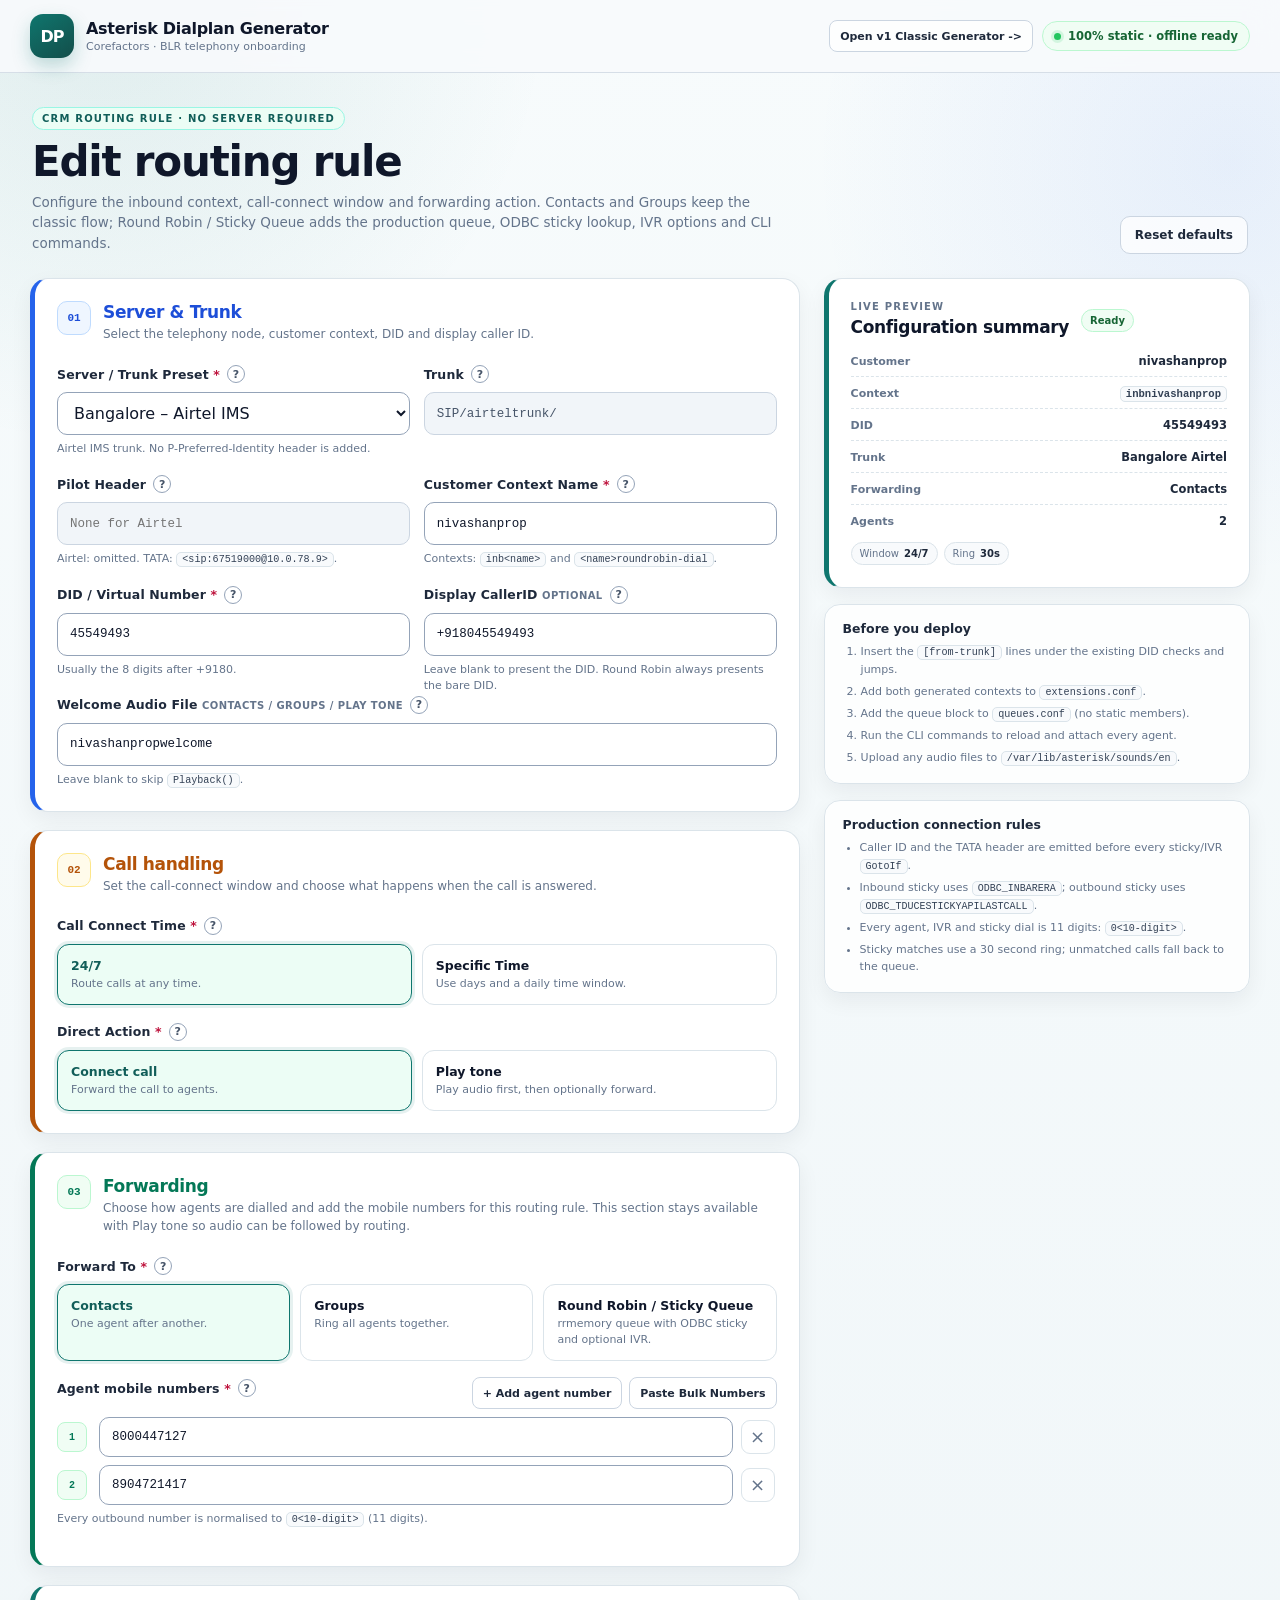
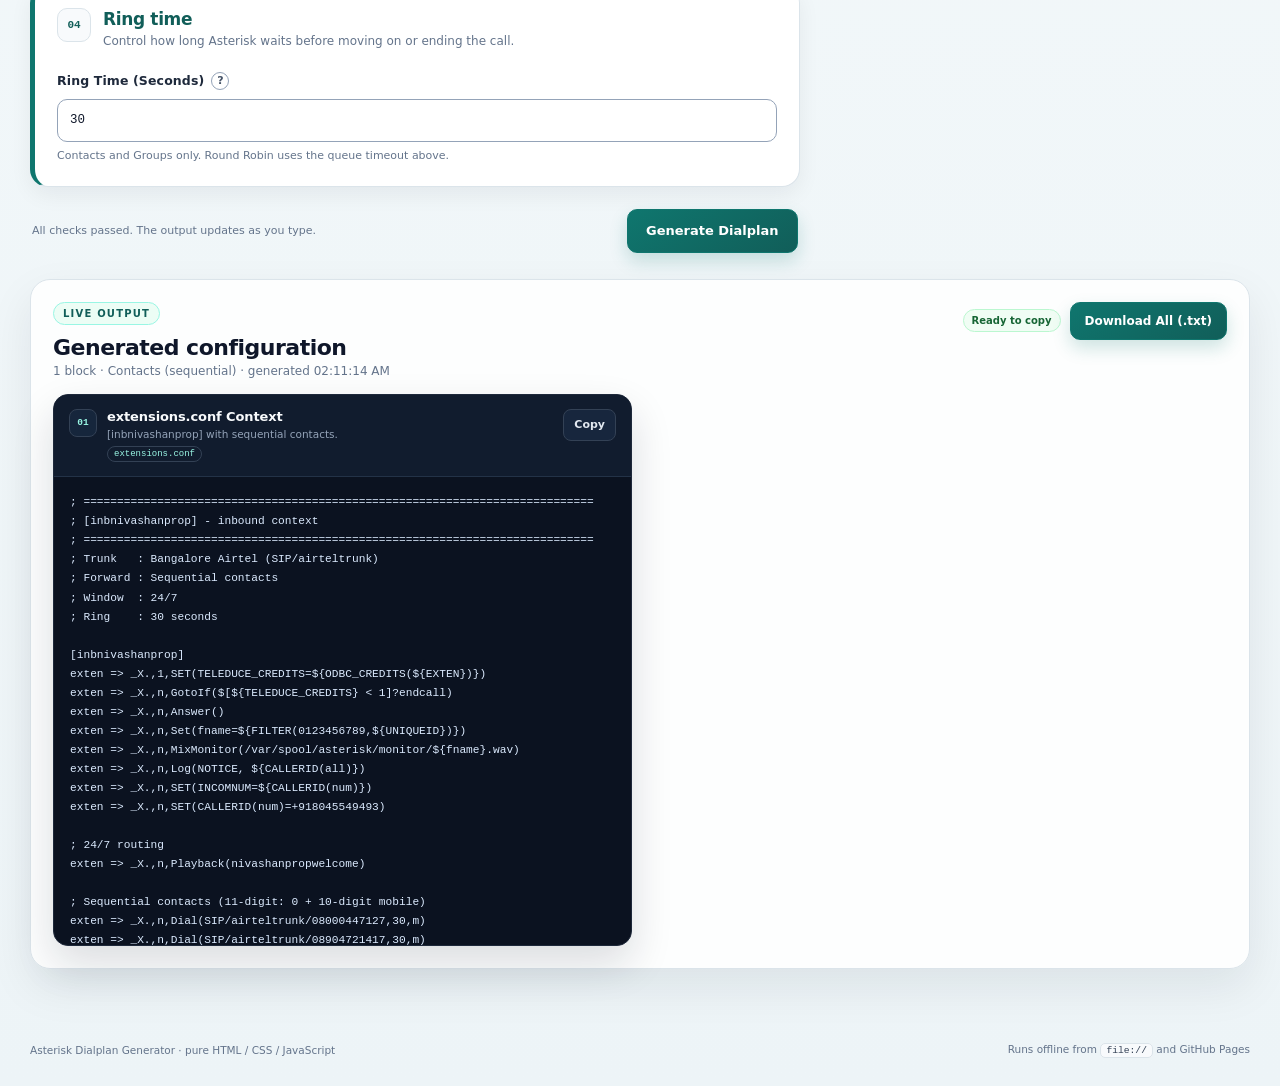
<file: index.html>
<!DOCTYPE html>
<html lang="en">
<head>
<meta charset="utf-8">
<meta name="viewport" content="width=device-width, initial-scale=1">
<title>Dialplan Generator - Corefactors Telephony</title>
<meta name="description" content="Offline Asterisk dialplan generator for contacts, DIALGROUP and Round Robin / Sticky Queue onboarding.">
<link rel="icon" href="data:image/svg+xml,%3Csvg xmlns='http://www.w3.org/2000/svg' viewBox='0 0 64 64'%3E%3Crect width='64' height='64' rx='14' fill='%230f766e'/%3E%3Cpath d='M18 20h28M18 32h20M18 44h14' stroke='white' stroke-width='5' stroke-linecap='round'/%3E%3C/svg%3E">
<link rel="stylesheet" href="styles.css">
</head>

<body>

<header class="topbar">
  <div class="brand">
    <div class="logo">DP</div>
    <div>
      <h1>Asterisk Dialplan Generator</h1>
      <p>Corefactors &middot; BLR telephony onboarding</p>
    </div>
  </div>
  <div class="header-actions">
    <a class="btn ghost small v1-link" href="v1-live-generator.html" title="Open the untouched v1 classic generator">
      Open v1 Classic Generator -&gt;
    </a>
    <span class="live-pill"><span class="dot"></span> 100% static &middot; offline ready</span>
  </div>
</header>

<main class="shell">

  <section class="page-head">
    <div>
      <span class="eyebrow">CRM routing rule &middot; no server required</span>
      <h2>Edit routing rule</h2>
      <p>
        Configure the inbound context, call-connect window and forwarding action.
        Contacts and Groups keep the classic flow; Round Robin / Sticky Queue adds
        the production queue, ODBC sticky lookup, IVR options and CLI commands.
      </p>
    </div>
    <div class="head-actions">
      <button type="button" class="btn ghost" id="resetBtn">Reset defaults</button>
    </div>
  </section>

  <div class="layout">
    <form class="form-col" id="ruleForm" novalidate>

      <!-- 01 ------------------------------------------------------------ -->
      <section class="card card-blue">
        <div class="card-head">
          <span class="step">01</span>
          <div>
            <h3>Server &amp; Trunk</h3>
            <p>Select the telephony node, customer context, DID and display caller ID.</p>
          </div>
        </div>

        <div class="grid two">
          <div class="field">
            <div class="label-row">
              <label for="preset">Server / Trunk Preset <span class="req">*</span></label>
              <button type="button" class="help" data-tip="Selects the BLR trunk. Airtel omits the P-Preferred-Identity header; TATA adds the exact production header in both contexts." aria-label="More information about the server preset">?</button>
            </div>
            <select id="preset" name="preset">
              <option value="airtel">Bangalore &ndash; Airtel IMS</option>
              <option value="tata">Bangalore &ndash; TATA</option>
            </select>
            <span class="hint" id="presetNote">Airtel IMS trunk with no P-Preferred-Identity header.</span>
          </div>
          <div class="field">
            <div class="label-row">
              <label for="trunk">Trunk</label>
              <button type="button" class="help" data-tip="SIP dial-string prefix applied before each destination number." aria-label="More information about the trunk">?</button>
            </div>
            <input id="trunk" class="mono" readonly>
          </div>
        </div>

        <div class="grid two">
          <div class="field">
            <div class="label-row">
              <label for="pilotHeader">Pilot Header</label>
              <button type="button" class="help" data-tip="P-Preferred-Identity header sent to the trunk. Airtel has none. TATA uses the production 67519000 header." aria-label="More information about the pilot header">?</button>
            </div>
            <input id="pilotHeader" class="mono" readonly placeholder="None for Airtel">
            <span class="hint">Airtel: omitted. TATA: <code>&lt;sip:67519000@10.0.78.9&gt;</code>.</span>
          </div>
          <div class="field">
            <div class="label-row">
              <label for="customer">Customer Context Name <span class="req">*</span></label>
              <button type="button" class="help" data-tip="Short lowercase customer tag. It becomes inb<name> and <name>roundrobin-dial." aria-label="More information about the customer context name">?</button>
            </div>
            <input id="customer" name="customer" class="mono" value="nivashanprop" spellcheck="false" autocomplete="off" maxlength="31" placeholder="nivashanprop">
            <span class="hint">Contexts: <code>inb&lt;name&gt;</code> and <code>&lt;name&gt;roundrobin-dial</code>.</span>
          </div>
        </div>

        <div class="grid two">
          <div class="field">
            <div class="label-row">
              <label for="did">DID / Virtual Number <span class="req">*</span></label>
              <button type="button" class="help" data-tip="The 8-digit DID that arrives in ${pseudodid}. It is also the bare caller ID used by Round Robin." aria-label="More information about the DID">?</button>
            </div>
            <input id="did" name="did" class="mono" value="45549493" inputmode="numeric" autocomplete="off" spellcheck="false" maxlength="14" placeholder="45549493">
            <span class="hint">Usually the 8 digits after +9180.</span>
          </div>
          <div class="field">
            <div class="label-row">
              <label for="displayNumber">Display CallerID <span class="optional">optional</span></label>
              <button type="button" class="help" data-tip="Optional caller ID for Contacts and Groups. Round Robin always uses the bare DID, as required by the production templates." aria-label="More information about the display caller ID">?</button>
            </div>
            <input id="displayNumber" name="displayNumber" class="mono" value="+918045549493" inputmode="tel" autocomplete="off" spellcheck="false" placeholder="+9180...">
            <span class="hint">Leave blank to present the DID. Round Robin always presents the bare DID.</span>
          </div>
        </div>

        <div class="field">
          <div class="label-row">
            <label for="welcomeAudio">Welcome Audio File <span class="optional">Contacts / Groups / Play tone</span></label>
            <button type="button" class="help" data-tip="Optional sound file inside /var/lib/asterisk/sounds/en/ without the extension. Played before contacts or groups, and by the Play tone action." aria-label="More information about the welcome audio">?</button>
          </div>
          <input id="welcomeAudio" name="welcomeAudio" class="mono" value="nivashanpropwelcome" spellcheck="false" autocomplete="off" placeholder="e.g., nivashanpropwelcome">
          <span class="hint">Leave blank to skip <code>Playback()</code>.</span>
        </div>
      </section>

      <!-- 02 ------------------------------------------------------------ -->
      <section class="card card-amber">
        <div class="card-head">
          <span class="step">02</span>
          <div>
            <h3>Call handling</h3>
            <p>Set the call-connect window and choose what happens when the call is answered.</p>
          </div>
        </div>

        <div class="field">
          <div class="label-row">
            <span class="field-label" id="connectTimeLabel">Call Connect Time <span class="req">*</span></span>
            <button type="button" class="help" data-tip="Choose 24/7 for round-the-clock routing, or Specific Time to restrict forwarding with GotoIfTime." aria-label="More information about Call Connect Time">?</button>
          </div>
          <div class="radio-cards two" role="radiogroup" aria-labelledby="connectTimeLabel">
            <label class="radio-card is-selected">
              <input type="radio" name="connectTime" value="always" checked>
              <span class="radio-body"><strong>24/7</strong><span>Route calls at any time.</span></span>
            </label>
            <label class="radio-card">
              <input type="radio" name="connectTime" value="specific">
              <span class="radio-body"><strong>Specific Time</strong><span>Use days and a daily time window.</span></span>
            </label>
          </div>
        </div>

        <div class="subcard" id="timeFields" hidden>
          <h4>Specific Time window</h4>
          <p>Select working days, then set the start and end of the daily call-connect window.</p>

          <div class="field">
            <div class="label-row">
              <span class="field-label" id="daysLabel">Call connect days <span class="req">*</span></span>
              <button type="button" class="help" data-tip="Days when calls should be forwarded. Days become an Asterisk GotoIfTime day spec." aria-label="More information about call connect days">?</button>
            </div>
            <div class="day-pills" id="dayPills" role="group" aria-labelledby="daysLabel"></div>
          </div>

          <div class="time-grid">
            <div class="field">
              <div class="label-row">
                <span class="field-label">Call connect from <span class="req">*</span></span>
                <button type="button" class="help" data-tip="Start of the daily window when calls should be forwarded." aria-label="More information about the start time">?</button>
              </div>
              <div class="time-controls">
                <select id="fromHour" aria-label="Call connect from hour"></select>
                <span class="separator">:</span>
                <select id="fromMinute" aria-label="Call connect from minute"></select>
                <select id="fromMeridiem" aria-label="Call connect from AM or PM"><option>AM</option><option>PM</option></select>
              </div>
            </div>
            <div class="field">
              <div class="label-row">
                <span class="field-label">Call connect to <span class="req">*</span></span>
                <button type="button" class="help" data-tip="End of the daily window. Calls outside this window follow the off-hours path." aria-label="More information about the end time">?</button>
              </div>
              <div class="time-controls">
                <select id="toHour" aria-label="Call connect to hour"></select>
                <span class="separator">:</span>
                <select id="toMinute" aria-label="Call connect to minute"></select>
                <select id="toMeridiem" aria-label="Call connect to AM or PM"><option>AM</option><option>PM</option></select>
              </div>
            </div>
          </div>

          <div class="field">
            <div class="label-row">
              <label for="offHoursAudio">Off-hours fallback audio</label>
              <button type="button" class="help" data-tip="Optional prompt played outside the selected days and hours. Leave blank to hang up without a message." aria-label="More information about off-hours audio">?</button>
            </div>
            <input id="offHoursAudio" name="offHoursAudio" class="mono" value="" spellcheck="false" autocomplete="off" placeholder="e.g., afterhours_msg">
            <span class="hint">Optional. Leave blank to hang up outside the selected window.</span>
          </div>
        </div>

        <div class="field">
          <div class="label-row">
            <span class="field-label" id="actionLabel">Direct Action <span class="req">*</span></span>
            <button type="button" class="help" data-tip="Play tone plays the optional welcome audio first, then hangs up if no agents are listed or continues to the selected Forward To mode. Connect call forwards immediately using the selected Forward To mode." aria-label="More information about Direct Action">?</button>
          </div>
          <div class="radio-cards two" role="radiogroup" aria-labelledby="actionLabel">
            <label class="radio-card is-selected">
              <input type="radio" name="directAction" value="connect" checked>
              <span class="radio-body"><strong>Connect call</strong><span>Forward the call to agents.</span></span>
            </label>
            <label class="radio-card">
              <input type="radio" name="directAction" value="tone">
              <span class="radio-body"><strong>Play tone</strong><span>Play audio first, then optionally forward.</span></span>
            </label>
          </div>
          <span class="hint" id="playToneHint" hidden>With Play tone, Section 03 stays enabled. Leave agents empty to play and hang up, or add agents to continue to Contacts, Groups or Round Robin after the audio.</span>
        </div>
      </section>

      <!-- 03 ------------------------------------------------------------ -->
      <section class="card card-green" id="forwardCard">
        <div class="card-head">
          <span class="step">03</span>
          <div>
            <h3>Forwarding</h3>
            <p>Choose how agents are dialled and add the mobile numbers for this routing rule. This section stays available with Play tone so audio can be followed by routing.</p>
          </div>
        </div>

        <div class="field">
          <div class="label-row">
            <span class="field-label" id="forwardLabel">Forward To <span class="req">*</span></span>
            <button type="button" class="help" data-tip="Contacts dials agents sequentially. Groups rings everyone through DIALGROUP. Round Robin / Sticky Queue adds the production queue, sticky lookup and IVR flow." aria-label="More information about Forward To">?</button>
          </div>
          <div class="radio-cards three" role="radiogroup" aria-labelledby="forwardLabel">
            <label class="radio-card is-selected">
              <input type="radio" name="forwardTo" value="contacts" checked>
              <span class="radio-body"><strong>Contacts</strong><span>One agent after another.</span></span>
            </label>
            <label class="radio-card">
              <input type="radio" name="forwardTo" value="groups">
              <span class="radio-body"><strong>Groups</strong><span>Ring all agents together.</span></span>
            </label>
            <label class="radio-card">
              <input type="radio" name="forwardTo" value="roundrobin">
              <span class="radio-body"><strong>Round Robin / Sticky Queue</strong><span>rrmemory queue with ODBC sticky and optional IVR.</span></span>
            </label>
          </div>
        </div>

        <div class="field" id="groupNameField" hidden>
          <div class="label-row">
            <label for="groupName">Group Name <span class="req">*</span></label>
            <button type="button" class="help" data-tip="Name of the DIALGROUP used to ring every agent number simultaneously." aria-label="More information about the Group Name">?</button>
          </div>
          <input id="groupName" name="groupName" class="mono" value="nivashanproppgrp" spellcheck="false" autocomplete="off" maxlength="48">
          <span class="hint">Used in <code>DIALGROUP(group,add)</code> and the final <code>Dial()</code>.</span>
        </div>

        <div id="agentHome">
          <div class="agent-block" id="agentBlock">
            <div class="field">
              <div class="field-head">
                <div class="label-row">
                  <span class="field-label">Agent mobile numbers <span class="req" id="agentsRequired">*</span></span>
                  <button type="button" class="help" data-tip="The physical mobiles where the call should ring. Every number is normalised to 0 + 10 digits. With Play tone this is optional: leave it empty to play the audio and hang up." aria-label="More information about agent numbers">?</button>
                </div>
                <div class="agent-tools">
                  <button type="button" class="btn ghost small" id="addAgentBtn">+ Add agent number</button>
                  <button type="button" class="btn ghost small" id="bulkToggle" aria-expanded="false" aria-controls="bulkPanel">Paste Bulk Numbers</button>
                </div>
              </div>
              <div class="agent-list" id="agentList"></div>
              <span class="hint">Every outbound number is normalised to <code>0&lt;10-digit&gt;</code> (11 digits).</span>
            </div>

            <div class="bulk-panel" id="bulkPanel" hidden>
              <div class="label-row">
                <label for="bulkText">Paste bulk numbers</label>
                <button type="button" class="help" data-tip="Paste a comma- or newline-separated list of mobile numbers. Spaces, +91 and leading zeros are stripped and duplicates removed." aria-label="More information about pasting bulk numbers">?</button>
                <span class="inline-hint">comma / newline separated</span>
              </div>
              <textarea id="bulkText" class="mono" rows="4" spellcheck="false" autocomplete="off" placeholder="8904033940, 9611054404&#10;+91 98660 33416&#10;09880410121"></textarea>
              <div class="bulk-actions">
                <button type="button" class="btn primary small" id="bulkAddBtn">Add numbers to list</button>
                <span class="hint" id="bulkNote">Spaces, +91 and leading zeros are stripped automatically.</span>
              </div>
            </div>
          </div>
        </div>

        <div class="rr-panel" id="rrPanel" hidden>
          <div class="rr-head">
            <div>
              <span class="section-kicker">Round Robin / Sticky Queue</span>
              <h4>Queue, sticky and IVR configuration</h4>
              <p>The queue is <code id="rrQueuePreview">nivashanproproundrobin</code>. Members are added with 11-digit <code>Local/0&lt;10-digit&gt;@&hellip;-dial/n</code> channels.</p>
            </div>
          </div>

          <div class="field">
            <div class="label-row">
              <label for="stickyMode">Sticky Mode <span class="req">*</span></label>
              <button type="button" class="help" data-tip="Pure round robin goes straight to Queue(). Sticky modes check the last agent through the production ODBC functions before falling back to the queue." aria-label="More information about Sticky Mode">?</button>
            </div>
            <select id="stickyMode" name="stickyMode">
              <option value="none">No Sticky (Pure Round Robin)</option>
              <option value="outbound">Outbound Sticky (ODBC_TDUCESTICKYAPILASTCALL)</option>
              <option value="inbound">Inbound Sticky (ODBC_INBARERA)</option>
            </select>
          </div>

          <div class="field">
            <div class="label-row">
              <label for="rrAudioMode">IVR &amp; Audio Mode <span class="req">*</span></label>
              <button type="button" class="help" data-tip="No audio goes straight to the queue. Welcome plays one prompt. IVR reads one DTMF digit and routes each option to the queue or a direct number." aria-label="More information about IVR and Audio Mode">?</button>
            </div>
            <select id="rrAudioMode" name="rrAudioMode">
              <option value="none">No Audio / Direct Queue</option>
              <option value="welcome">Welcome Audio Only (Playback)</option>
              <option value="ivr">With IVR Menu (Read DTMF + Options)</option>
            </select>
          </div>

          <div class="field" id="rrAudioField" hidden>
            <div class="label-row">
              <label for="rrAudio">Welcome / IVR Audio Filename <span class="optional">optional</span></label>
              <button type="button" class="help" data-tip="Optional sound file inside /var/lib/asterisk/sounds/en/ without the extension. Welcome mode uses Playback(); IVR mode uses Read(). Leave blank to skip the prompt entirely." aria-label="More information about the IVR audio filename">?</button>
            </div>
            <input id="rrAudio" name="rrAudio" class="mono" value="nivashanpropwelcome" spellcheck="false" autocomplete="off" placeholder="nivashanpropwelcome">
            <span class="hint" id="rrAudioHelp">Leave blank to skip <code>Playback()</code> / <code>Read()</code> with no validation error.</span>
          </div>

          <div class="ivr-panel" id="ivrPanel" hidden>
            <div class="ivr-head">
              <div>
                <div class="label-row">
                  <h4>IVR DTMF Options <span class="req" id="ivrRequired">*</span></h4>
                  <button type="button" class="help" data-tip="Each row reads one DTMF digit from the caller and either sends the call to the round-robin queue or direct-dials one 10-digit mobile number. Digits 1 to 5 are supported." aria-label="More information about IVR DTMF options">?</button>
                </div>
                <p>Each row reads one digit and either routes to the round-robin queue or direct-dials one 10-digit mobile number.</p>
              </div>
              <button type="button" class="btn small ghost" id="addIvrOption">+ Add option</button>
            </div>
            <div class="ivr-options" id="ivrOptions"></div>
          </div>

          <div class="field">
            <div class="label-row">
              <label for="queueTimeout">Queue Timeout (Seconds) <span class="req">*</span></label>
              <button type="button" class="help" data-tip="Total maximum seconds a caller waits in the Round Robin queue across all agents before the call ends, e.g. 90s allows 3 agents &times; 30s each." aria-label="More information about Queue Timeout">?</button>
            </div>
            <input id="queueTimeout" name="queueTimeout" class="mono" type="number" min="5" max="600" step="1" value="90">
            <span class="hint">Used by <code>Queue()</code>. <code>queues.conf</code> keeps <code>timeout = 30</code>.</span>
          </div>

          <div class="rr-agent-slot" id="rrAgentSlot"></div>
        </div>
      </section>

      <!-- 04 ------------------------------------------------------------ -->
      <section class="card card-teal" id="ringCard">
        <div class="card-head">
          <span class="step">04</span>
          <div>
            <h3>Ring time</h3>
            <p>Control how long Asterisk waits before moving on or ending the call.</p>
          </div>
        </div>
        <div class="field">
          <div class="label-row">
            <label for="ringTime">Ring Time (Seconds)</label>
            <button type="button" class="help" data-tip="Seconds to ring an agent for Contacts and Groups. Round Robin uses the queue timeout instead." aria-label="More information about Ring Time">?</button>
          </div>
          <input id="ringTime" name="ringTime" class="mono" type="number" min="1" max="300" step="1" value="30">
          <span class="hint">Contacts and Groups only. Round Robin uses the queue timeout above.</span>
        </div>
      </section>

      <div class="form-actions">
        <span class="hint" id="validationHint">The output updates as you type.</span>
        <button type="submit" class="btn primary large" id="generateBtn">Generate Dialplan</button>
      </div>
    </form>

    <aside class="preview-col">
      <section class="card summary-card">
        <div class="card-head compact">
          <div>
            <span class="section-kicker">Live preview</span>
            <h3>Configuration summary</h3>
          </div>
          <span class="status-badge" id="summaryStatus">Draft</span>
        </div>
        <dl class="summary-list">
          <div><dt>Customer</dt><dd id="sumCustomer">&mdash;</dd></div>
          <div><dt>Context</dt><dd><code id="sumContext">inb&hellip;</code></dd></div>
          <div><dt>DID</dt><dd id="sumDid">&mdash;</dd></div>
          <div><dt>Trunk</dt><dd id="sumTrunk">Bangalore Airtel</dd></div>
          <div><dt>Forwarding</dt><dd id="sumForward">Contacts</dd></div>
          <div><dt>Agents</dt><dd id="sumAgents">0</dd></div>
        </dl>
        <div class="summary-detail" id="sumDetail"></div>
      </section>

      <section class="note-card">
        <h4>Before you deploy</h4>
        <ol class="checklist-list">
          <li>Insert the <code>[from-trunk]</code> lines under the existing DID checks and jumps.</li>
          <li>Add both generated contexts to <code>extensions.conf</code>.</li>
          <li>Add the queue block to <code>queues.conf</code> (no static members).</li>
          <li>Run the CLI commands to reload and attach every agent.</li>
          <li>Upload any audio files to <code>/var/lib/asterisk/sounds/en</code>.</li>
        </ol>
      </section>

      <section class="note-card rules-card">
        <h4>Production connection rules</h4>
        <ul>
          <li>Caller ID and the TATA header are emitted before every sticky/IVR <code>GotoIf</code>.</li>
          <li>Inbound sticky uses <code>ODBC_INBARERA</code>; outbound sticky uses <code>ODBC_TDUCESTICKYAPILASTCALL</code>.</li>
          <li>Every agent, IVR and sticky dial is 11 digits: <code>0&lt;10-digit&gt;</code>.</li>
          <li>Sticky matches use a 30 second ring; unmatched calls fall back to the queue.</li>
        </ul>
      </section>
    </aside>
  </div>

  <section class="output-section" id="outputSection" aria-live="polite">
    <div class="output-head">
      <div>
        <span class="eyebrow">Live output</span>
        <h2 id="outputTitle">Generated configuration</h2>
        <p id="outputMeta">Fill in the form to build the Asterisk blocks.</p>
      </div>
      <div class="output-actions">
        <span class="status-badge" id="statusBadge">Ready</span>
        <button type="button" class="btn primary" id="downloadAll" disabled>Download All (.txt)</button>
      </div>
    </div>

    <div id="errorBanner" class="alert" role="alert" hidden>
      <strong id="errorTitle">Fix the following before generating</strong>
      <ul id="errorList"></ul>
    </div>

    <div id="warningBanner" class="alert warn" role="status" hidden>
      <strong>Check before deploying</strong>
      <ul id="warningList"></ul>
    </div>

    <div class="output-empty" id="outputEmpty">
      <strong>No configuration generated yet</strong>
      <p>Fill in the customer, DID and agent numbers. The copy-ready blocks appear here automatically.</p>
    </div>

    <div class="output-grid" id="outputBlocks"></div>
  </section>
</main>

<footer>
  <span>Asterisk Dialplan Generator &middot; pure HTML / CSS / JavaScript</span>
  <span>Runs offline from <code>file://</code> and GitHub Pages</span>
</footer>

<div class="toast" id="toast" role="status" aria-live="polite"></div>

<script src="dialplan.js"></script>
<script src="app.js"></script>
</body>
</html>
</file>
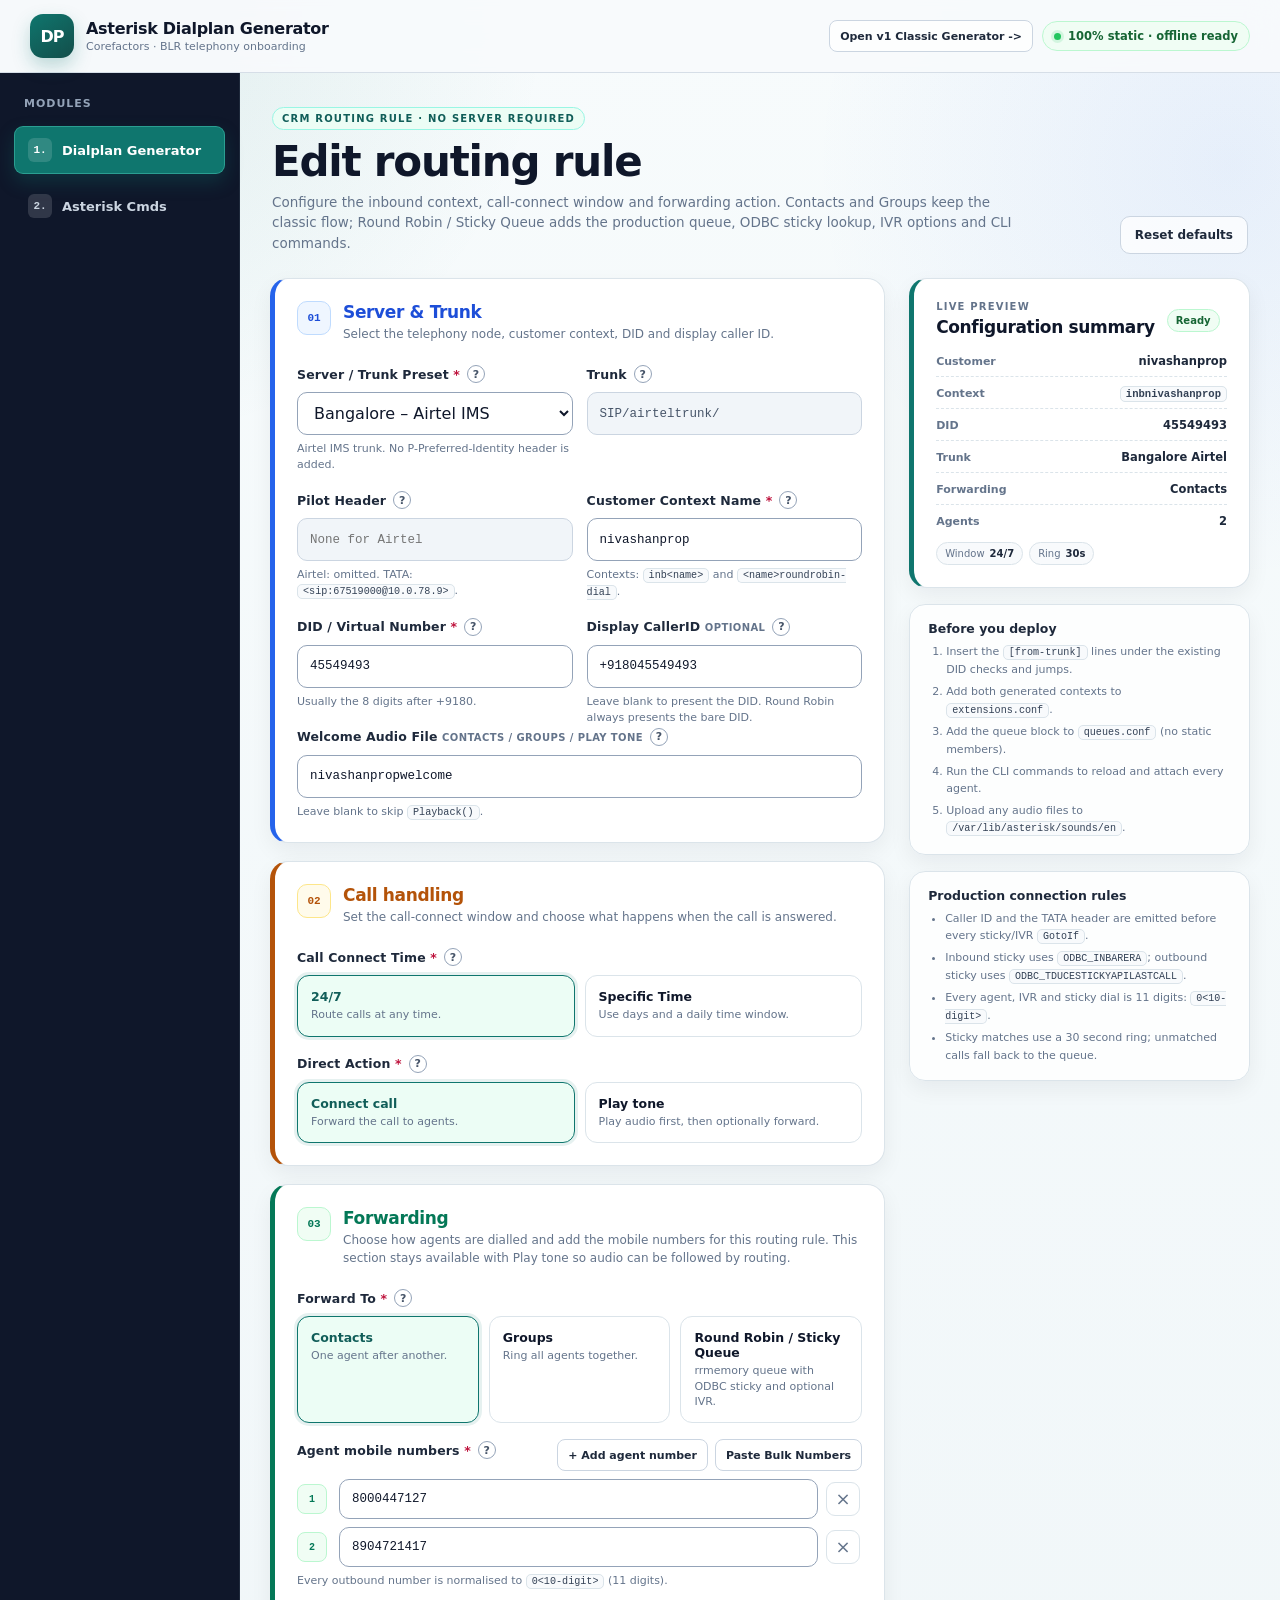
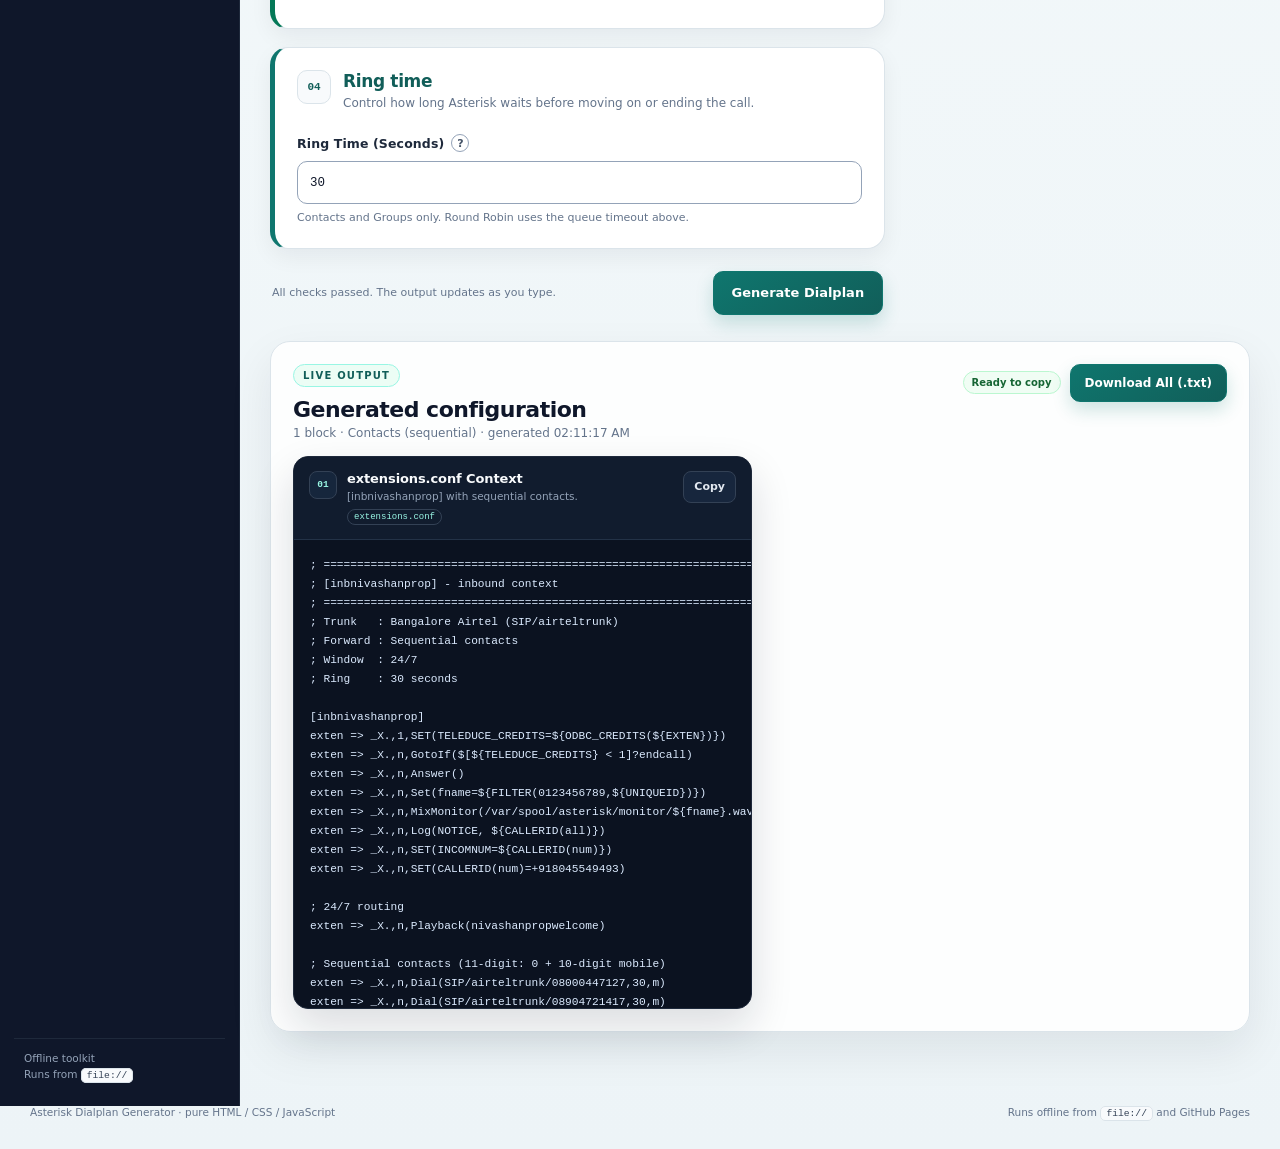
<file: index1.html>
<!DOCTYPE html>
<html lang="en">
<head>
<meta charset="utf-8">
<meta name="viewport" content="width=device-width, initial-scale=1">
<title>Dialplan Generator - Corefactors Telephony</title>
<meta name="description" content="Offline Asterisk dialplan generator for contacts, DIALGROUP and Round Robin / Sticky Queue onboarding, with a CLI & CDR command generator.">
<link rel="icon" href="data:image/svg+xml,%3Csvg xmlns='http://www.w3.org/2000/svg' viewBox='0 0 64 64'%3E%3Crect width='64' height='64' rx='14' fill='%230f766e'/%3E%3Cpath d='M18 20h28M18 32h20M18 44h14' stroke='white' stroke-width='5' stroke-linecap='round'/%3E%3C/svg%3E">
<link rel="stylesheet" href="styles.css">
<style>
  /* ---------------------------------------------------------------- */
  /* New in index1.html: left module navigation + command module only.  */
  /* All colours are taken from the existing styles.css CSS variables. */
  /* ---------------------------------------------------------------- */
  .app-workspace { display: flex; min-height: calc(100vh - 68px); }

  .module-sidebar {
    width: 240px;
    flex: 0 0 240px;
    display: flex;
    flex-direction: column;
    gap: 8px;
    padding: 20px 14px;
    background: var(--ink);
    color: #e2e8f0;
    border-right: 1px solid #1e293b;
  }
  .module-sidebar-title {
    margin: 4px 10px 8px;
    color: var(--muted-light);
    font-size: 11px;
    font-weight: 800;
    letter-spacing: .09em;
    text-transform: uppercase;
  }
  .module-nav-btn {
    width: 100%;
    display: flex;
    align-items: center;
    gap: 10px;
    padding: 11px 13px;
    border: 1px solid transparent;
    border-radius: 9px;
    background: transparent;
    color: #cbd5e1;
    font-size: 13px;
    font-weight: 600;
    text-align: left;
    transition: background .15s ease, color .15s ease, border-color .15s ease;
  }
  .module-nav-btn:hover { background: #1e293b; color: #ffffff; }
  .module-nav-btn:focus-visible { outline: 2px solid #5eead4; outline-offset: 2px; }
  .module-nav-btn.active {
    border-color: rgba(94, 234, 212, .35);
    background: var(--brand);
    color: #ffffff;
    box-shadow: 0 8px 18px rgba(15, 118, 110, .28);
  }
  .module-nav-num {
    width: 24px;
    height: 24px;
    flex: 0 0 auto;
    display: inline-flex;
    align-items: center;
    justify-content: center;
    border-radius: 6px;
    background: rgba(255, 255, 255, .14);
    font-family: var(--mono);
    font-size: 11px;
    font-weight: 800;
  }
  .module-sidebar-foot {
    margin-top: auto;
    padding: 12px 10px 2px;
    border-top: 1px solid #1e293b;
    color: var(--muted-light);
    font-size: 10.5px;
    line-height: 1.5;
  }
  .module-main { flex: 1; min-width: 0; }
  .module-panel { display: none; }
  .module-panel.active { display: block; }
  .ast-derived-card { border-left-color: var(--brand); }
  .ast-derived-card .summary-list dd code { white-space: nowrap; }
  .ast-output-section { margin-top: 26px; }
  .ast-output-section .code-card pre {
    background: var(--code-bg);
    color: var(--code-ink);
    white-space: pre;
    overflow: auto;
  }

  @media (max-width: 860px) {
    .app-workspace { flex-direction: column; }
    .module-sidebar {
      width: 100%;
      flex: 0 0 auto;
      flex-direction: row;
      align-items: center;
      gap: 8px;
      padding: 12px 16px;
      overflow-x: auto;
    }
    .module-sidebar-title,
    .module-sidebar-foot { display: none; }
    .module-nav-btn { width: auto; white-space: nowrap; }
  }
</style>
</head>

<body>

<header class="topbar">
  <div class="brand">
    <div class="logo">DP</div>
    <div>
      <h1>Asterisk Dialplan Generator</h1>
      <p>Corefactors &middot; BLR telephony onboarding</p>
    </div>
  </div>
  <div class="header-actions">
    <a class="btn ghost small v1-link" href="v1-live-generator.html" title="Open the untouched v1 classic generator">
      Open v1 Classic Generator -&gt;
    </a>
    <span class="live-pill"><span class="dot"></span> 100% static &middot; offline ready</span>
  </div>
</header>

<div class="app-workspace">
  <!-- Left-hand module navigation -->
  <aside class="module-sidebar" aria-label="Module navigation">
    <div class="module-sidebar-title">Modules</div>
    <button type="button" id="nav-dialplan" class="module-nav-btn active" aria-controls="panel-dialplan" aria-current="page" onclick="switchAppModule('dialplan')">
      <span class="module-nav-num">1.</span>
      <span>Dialplan Generator</span>
    </button>
    <button type="button" id="nav-asterisk" class="module-nav-btn" aria-controls="panel-asterisk" onclick="switchAppModule('asterisk')">
      <span class="module-nav-num">2.</span>
      <span>Asterisk Cmds</span>
    </button>
    <div class="module-sidebar-foot">Offline toolkit<br>Runs from <code>file://</code></div>
  </aside>

  <div class="module-main">

    <!-- MODULE 1: DIALPLAN GENERATOR (unchanged from index.html) -->
    <div id="panel-dialplan" class="module-panel active">
      <main class="shell">

        <section class="page-head">
          <div>
            <span class="eyebrow">CRM routing rule &middot; no server required</span>
            <h2>Edit routing rule</h2>
            <p>
              Configure the inbound context, call-connect window and forwarding action.
              Contacts and Groups keep the classic flow; Round Robin / Sticky Queue adds
              the production queue, ODBC sticky lookup, IVR options and CLI commands.
            </p>
          </div>
          <div class="head-actions">
            <button type="button" class="btn ghost" id="resetBtn">Reset defaults</button>
          </div>
        </section>

        <div class="layout">
          <form class="form-col" id="ruleForm" novalidate>

            <!-- 01 ------------------------------------------------------------ -->
            <section class="card card-blue">
              <div class="card-head">
                <span class="step">01</span>
                <div>
                  <h3>Server &amp; Trunk</h3>
                  <p>Select the telephony node, customer context, DID and display caller ID.</p>
                </div>
              </div>

              <div class="grid two">
                <div class="field">
                  <div class="label-row">
                    <label for="preset">Server / Trunk Preset <span class="req">*</span></label>
                    <button type="button" class="help" data-tip="Selects the BLR trunk. Airtel omits the P-Preferred-Identity header; TATA adds the exact production header in both contexts." aria-label="More information about the server preset">?</button>
                  </div>
                  <select id="preset" name="preset">
                    <option value="airtel">Bangalore &ndash; Airtel IMS</option>
                    <option value="tata">Bangalore &ndash; TATA</option>
                  </select>
                  <span class="hint" id="presetNote">Airtel IMS trunk with no P-Preferred-Identity header.</span>
                </div>
                <div class="field">
                  <div class="label-row">
                    <label for="trunk">Trunk</label>
                    <button type="button" class="help" data-tip="SIP dial-string prefix applied before each destination number." aria-label="More information about the trunk">?</button>
                  </div>
                  <input id="trunk" class="mono" readonly>
                </div>
              </div>

              <div class="grid two">
                <div class="field">
                  <div class="label-row">
                    <label for="pilotHeader">Pilot Header</label>
                    <button type="button" class="help" data-tip="P-Preferred-Identity header sent to the trunk. Airtel has none. TATA uses the production 67519000 header." aria-label="More information about the pilot header">?</button>
                  </div>
                  <input id="pilotHeader" class="mono" readonly placeholder="None for Airtel">
                  <span class="hint">Airtel: omitted. TATA: <code>&lt;sip:67519000@10.0.78.9&gt;</code>.</span>
                </div>
                <div class="field">
                  <div class="label-row">
                    <label for="customer">Customer Context Name <span class="req">*</span></label>
                    <button type="button" class="help" data-tip="Short lowercase customer tag. It becomes inb<name> and <name>roundrobin-dial." aria-label="More information about the customer context name">?</button>
                  </div>
                  <input id="customer" name="customer" class="mono" value="nivashanprop" spellcheck="false" autocomplete="off" maxlength="31" placeholder="nivashanprop">
                  <span class="hint">Contexts: <code>inb&lt;name&gt;</code> and <code>&lt;name&gt;roundrobin-dial</code>.</span>
                </div>
              </div>

              <div class="grid two">
                <div class="field">
                  <div class="label-row">
                    <label for="did">DID / Virtual Number <span class="req">*</span></label>
                    <button type="button" class="help" data-tip="The 8-digit DID that arrives in ${pseudodid}. It is also the bare caller ID used by Round Robin." aria-label="More information about the DID">?</button>
                  </div>
                  <input id="did" name="did" class="mono" value="45549493" inputmode="numeric" autocomplete="off" spellcheck="false" maxlength="14" placeholder="45549493">
                  <span class="hint">Usually the 8 digits after +9180.</span>
                </div>
                <div class="field">
                  <div class="label-row">
                    <label for="displayNumber">Display CallerID <span class="optional">optional</span></label>
                    <button type="button" class="help" data-tip="Optional caller ID for Contacts and Groups. Round Robin always uses the bare DID, as required by the production templates." aria-label="More information about the display caller ID">?</button>
                  </div>
                  <input id="displayNumber" name="displayNumber" class="mono" value="+918045549493" inputmode="tel" autocomplete="off" spellcheck="false" placeholder="+9180...">
                  <span class="hint">Leave blank to present the DID. Round Robin always presents the bare DID.</span>
                </div>
              </div>

              <div class="field">
                <div class="label-row">
                  <label for="welcomeAudio">Welcome Audio File <span class="optional">Contacts / Groups / Play tone</span></label>
                  <button type="button" class="help" data-tip="Optional sound file inside /var/lib/asterisk/sounds/en/ without the extension. Played before contacts or groups, and by the Play tone action." aria-label="More information about the welcome audio">?</button>
                </div>
                <input id="welcomeAudio" name="welcomeAudio" class="mono" value="nivashanpropwelcome" spellcheck="false" autocomplete="off" placeholder="e.g., nivashanpropwelcome">
                <span class="hint">Leave blank to skip <code>Playback()</code>.</span>
              </div>
            </section>

            <!-- 02 ------------------------------------------------------------ -->
            <section class="card card-amber">
              <div class="card-head">
                <span class="step">02</span>
                <div>
                  <h3>Call handling</h3>
                  <p>Set the call-connect window and choose what happens when the call is answered.</p>
                </div>
              </div>

              <div class="field">
                <div class="label-row">
                  <span class="field-label" id="connectTimeLabel">Call Connect Time <span class="req">*</span></span>
                  <button type="button" class="help" data-tip="Choose 24/7 for round-the-clock routing, or Specific Time to restrict forwarding with GotoIfTime." aria-label="More information about Call Connect Time">?</button>
                </div>
                <div class="radio-cards two" role="radiogroup" aria-labelledby="connectTimeLabel">
                  <label class="radio-card is-selected">
                    <input type="radio" name="connectTime" value="always" checked>
                    <span class="radio-body"><strong>24/7</strong><span>Route calls at any time.</span></span>
                  </label>
                  <label class="radio-card">
                    <input type="radio" name="connectTime" value="specific">
                    <span class="radio-body"><strong>Specific Time</strong><span>Use days and a daily time window.</span></span>
                  </label>
                </div>
              </div>

              <div class="subcard" id="timeFields" hidden>
                <h4>Specific Time window</h4>
                <p>Select working days, then set the start and end of the daily call-connect window.</p>

                <div class="field">
                  <div class="label-row">
                    <span class="field-label" id="daysLabel">Call connect days <span class="req">*</span></span>
                    <button type="button" class="help" data-tip="Days when calls should be forwarded. Days become an Asterisk GotoIfTime day spec." aria-label="More information about call connect days">?</button>
                  </div>
                  <div class="day-pills" id="dayPills" role="group" aria-labelledby="daysLabel"></div>
                </div>

                <div class="time-grid">
                  <div class="field">
                    <div class="label-row">
                      <span class="field-label">Call connect from <span class="req">*</span></span>
                      <button type="button" class="help" data-tip="Start of the daily window when calls should be forwarded." aria-label="More information about the start time">?</button>
                    </div>
                    <div class="time-controls">
                      <select id="fromHour" aria-label="Call connect from hour"></select>
                      <span class="separator">:</span>
                      <select id="fromMinute" aria-label="Call connect from minute"></select>
                      <select id="fromMeridiem" aria-label="Call connect from AM or PM"><option>AM</option><option>PM</option></select>
                    </div>
                  </div>
                  <div class="field">
                    <div class="label-row">
                      <span class="field-label">Call connect to <span class="req">*</span></span>
                      <button type="button" class="help" data-tip="End of the daily window. Calls outside this window follow the off-hours path." aria-label="More information about the end time">?</button>
                    </div>
                    <div class="time-controls">
                      <select id="toHour" aria-label="Call connect to hour"></select>
                      <span class="separator">:</span>
                      <select id="toMinute" aria-label="Call connect to minute"></select>
                      <select id="toMeridiem" aria-label="Call connect to AM or PM"><option>AM</option><option>PM</option></select>
                    </div>
                  </div>
                </div>

                <div class="field">
                  <div class="label-row">
                    <label for="offHoursAudio">Off-hours fallback audio</label>
                    <button type="button" class="help" data-tip="Optional prompt played outside the selected days and hours. Leave blank to hang up without a message." aria-label="More information about off-hours audio">?</button>
                  </div>
                  <input id="offHoursAudio" name="offHoursAudio" class="mono" value="" spellcheck="false" autocomplete="off" placeholder="e.g., afterhours_msg">
                  <span class="hint">Optional. Leave blank to hang up outside the selected window.</span>
                </div>
              </div>

              <div class="field">
                <div class="label-row">
                  <span class="field-label" id="actionLabel">Direct Action <span class="req">*</span></span>
                  <button type="button" class="help" data-tip="Play tone plays the optional welcome audio first, then hangs up if no agents are listed or continues to the selected Forward To mode. Connect call forwards immediately using the selected Forward To mode." aria-label="More information about Direct Action">?</button>
                </div>
                <div class="radio-cards two" role="radiogroup" aria-labelledby="actionLabel">
                  <label class="radio-card is-selected">
                    <input type="radio" name="directAction" value="connect" checked>
                    <span class="radio-body"><strong>Connect call</strong><span>Forward the call to agents.</span></span>
                  </label>
                  <label class="radio-card">
                    <input type="radio" name="directAction" value="tone">
                    <span class="radio-body"><strong>Play tone</strong><span>Play audio first, then optionally forward.</span></span>
                  </label>
                </div>
                <span class="hint" id="playToneHint" hidden>With Play tone, Section 03 stays enabled. Leave agents empty to play and hang up, or add agents to continue to Contacts, Groups or Round Robin after the audio.</span>
              </div>
            </section>

            <!-- 03 ------------------------------------------------------------ -->
            <section class="card card-green" id="forwardCard">
              <div class="card-head">
                <span class="step">03</span>
                <div>
                  <h3>Forwarding</h3>
                  <p>Choose how agents are dialled and add the mobile numbers for this routing rule. This section stays available with Play tone so audio can be followed by routing.</p>
                </div>
              </div>

              <div class="field">
                <div class="label-row">
                  <span class="field-label" id="forwardLabel">Forward To <span class="req">*</span></span>
                  <button type="button" class="help" data-tip="Contacts dials agents sequentially. Groups rings everyone through DIALGROUP. Round Robin / Sticky Queue adds the production queue, sticky lookup and IVR flow." aria-label="More information about Forward To">?</button>
                </div>
                <div class="radio-cards three" role="radiogroup" aria-labelledby="forwardLabel">
                  <label class="radio-card is-selected">
                    <input type="radio" name="forwardTo" value="contacts" checked>
                    <span class="radio-body"><strong>Contacts</strong><span>One agent after another.</span></span>
                  </label>
                  <label class="radio-card">
                    <input type="radio" name="forwardTo" value="groups">
                    <span class="radio-body"><strong>Groups</strong><span>Ring all agents together.</span></span>
                  </label>
                  <label class="radio-card">
                    <input type="radio" name="forwardTo" value="roundrobin">
                    <span class="radio-body"><strong>Round Robin / Sticky Queue</strong><span>rrmemory queue with ODBC sticky and optional IVR.</span></span>
                  </label>
                </div>
              </div>

              <div class="field" id="groupNameField" hidden>
                <div class="label-row">
                  <label for="groupName">Group Name <span class="req">*</span></label>
                  <button type="button" class="help" data-tip="Name of the DIALGROUP used to ring every agent number simultaneously." aria-label="More information about the Group Name">?</button>
                </div>
                <input id="groupName" name="groupName" class="mono" value="nivashanproppgrp" spellcheck="false" autocomplete="off" maxlength="48">
                <span class="hint">Used in <code>DIALGROUP(group,add)</code> and the final <code>Dial()</code>.</span>
              </div>

              <div id="agentHome">
                <div class="agent-block" id="agentBlock">
                  <div class="field">
                    <div class="field-head">
                      <div class="label-row">
                        <span class="field-label">Agent mobile numbers <span class="req" id="agentsRequired">*</span></span>
                        <button type="button" class="help" data-tip="The physical mobiles where the call should ring. Every number is normalised to 0 + 10 digits. With Play tone this is optional: leave it empty to play the audio and hang up." aria-label="More information about agent numbers">?</button>
                      </div>
                      <div class="agent-tools">
                        <button type="button" class="btn ghost small" id="addAgentBtn">+ Add agent number</button>
                        <button type="button" class="btn ghost small" id="bulkToggle" aria-expanded="false" aria-controls="bulkPanel">Paste Bulk Numbers</button>
                      </div>
                    </div>
                    <div class="agent-list" id="agentList"></div>
                    <span class="hint">Every outbound number is normalised to <code>0&lt;10-digit&gt;</code> (11 digits).</span>
                  </div>

                  <div class="bulk-panel" id="bulkPanel" hidden>
                    <div class="label-row">
                      <label for="bulkText">Paste bulk numbers</label>
                      <button type="button" class="help" data-tip="Paste a comma- or newline-separated list of mobile numbers. Spaces, +91 and leading zeros are stripped and duplicates removed." aria-label="More information about pasting bulk numbers">?</button>
                      <span class="inline-hint">comma / newline separated</span>
                    </div>
                    <textarea id="bulkText" class="mono" rows="4" spellcheck="false" autocomplete="off" placeholder="8904033940, 9611054404&#10;+91 98660 33416&#10;09880410121"></textarea>
                    <div class="bulk-actions">
                      <button type="button" class="btn primary small" id="bulkAddBtn">Add numbers to list</button>
                      <span class="hint" id="bulkNote">Spaces, +91 and leading zeros are stripped automatically.</span>
                    </div>
                  </div>
                </div>
              </div>

              <div class="rr-panel" id="rrPanel" hidden>
                <div class="rr-head">
                  <div>
                    <span class="section-kicker">Round Robin / Sticky Queue</span>
                    <h4>Queue, sticky and IVR configuration</h4>
                    <p>The queue is <code id="rrQueuePreview">nivashanproproundrobin</code>. Members are added with 11-digit <code>Local/0&lt;10-digit&gt;@&hellip;-dial/n</code> channels.</p>
                  </div>
                </div>

                <div class="field">
                  <div class="label-row">
                    <label for="stickyMode">Sticky Mode <span class="req">*</span></label>
                    <button type="button" class="help" data-tip="Pure round robin goes straight to Queue(). Sticky modes check the last agent through the production ODBC functions before falling back to the queue." aria-label="More information about Sticky Mode">?</button>
                  </div>
                  <select id="stickyMode" name="stickyMode">
                    <option value="none">No Sticky (Pure Round Robin)</option>
                    <option value="outbound">Outbound Sticky (ODBC_TDUCESTICKYAPILASTCALL)</option>
                    <option value="inbound">Inbound Sticky (ODBC_INBARERA)</option>
                  </select>
                </div>

                <div class="field">
                  <div class="label-row">
                    <label for="rrAudioMode">IVR &amp; Audio Mode <span class="req">*</span></label>
                    <button type="button" class="help" data-tip="No audio goes straight to the queue. Welcome plays one prompt. IVR reads one DTMF digit and routes each option to the queue or a direct number." aria-label="More information about IVR and Audio Mode">?</button>
                  </div>
                  <select id="rrAudioMode" name="rrAudioMode">
                    <option value="none">No Audio / Direct Queue</option>
                    <option value="welcome">Welcome Audio Only (Playback)</option>
                    <option value="ivr">With IVR Menu (Read DTMF + Options)</option>
                  </select>
                </div>

                <div class="field" id="rrAudioField" hidden>
                  <div class="label-row">
                    <label for="rrAudio">Welcome / IVR Audio Filename <span class="optional">optional</span></label>
                    <button type="button" class="help" data-tip="Optional sound file inside /var/lib/asterisk/sounds/en/ without the extension. Welcome mode uses Playback(); IVR mode uses Read(). Leave blank to skip the prompt entirely." aria-label="More information about the IVR audio filename">?</button>
                  </div>
                  <input id="rrAudio" name="rrAudio" class="mono" value="nivashanpropwelcome" spellcheck="false" autocomplete="off" placeholder="nivashanpropwelcome">
                  <span class="hint" id="rrAudioHelp">Leave blank to skip <code>Playback()</code> / <code>Read()</code> with no validation error.</span>
                </div>

                <div class="ivr-panel" id="ivrPanel" hidden>
                  <div class="ivr-head">
                    <div>
                      <div class="label-row">
                        <h4>IVR DTMF Options <span class="req" id="ivrRequired">*</span></h4>
                        <button type="button" class="help" data-tip="Each row reads one DTMF digit from the caller and either sends the call to the round-robin queue or direct-dials one 10-digit mobile number. Digits 1 to 5 are supported." aria-label="More information about IVR DTMF options">?</button>
                      </div>
                      <p>Each row reads one digit and either routes to the round-robin queue or direct-dials one 10-digit mobile number.</p>
                    </div>
                    <button type="button" class="btn small ghost" id="addIvrOption">+ Add option</button>
                  </div>
                  <div class="ivr-options" id="ivrOptions"></div>
                </div>

                <div class="field">
                  <div class="label-row">
                    <label for="queueTimeout">Queue Timeout (Seconds) <span class="req">*</span></label>
                    <button type="button" class="help" data-tip="Total maximum seconds a caller waits in the Round Robin queue across all agents before the call ends, e.g. 90s allows 3 agents &times; 30s each." aria-label="More information about Queue Timeout">?</button>
                  </div>
                  <input id="queueTimeout" name="queueTimeout" class="mono" type="number" min="5" max="600" step="1" value="90">
                  <span class="hint">Used by <code>Queue()</code>. <code>queues.conf</code> keeps <code>timeout = 30</code>.</span>
                </div>

                <div class="rr-agent-slot" id="rrAgentSlot"></div>
              </div>
            </section>

            <!-- 04 ------------------------------------------------------------ -->
            <section class="card card-teal" id="ringCard">
              <div class="card-head">
                <span class="step">04</span>
                <div>
                  <h3>Ring time</h3>
                  <p>Control how long Asterisk waits before moving on or ending the call.</p>
                </div>
              </div>
              <div class="field">
                <div class="label-row">
                  <label for="ringTime">Ring Time (Seconds)</label>
                  <button type="button" class="help" data-tip="Seconds to ring an agent for Contacts and Groups. Round Robin uses the queue timeout instead." aria-label="More information about Ring Time">?</button>
                </div>
                <input id="ringTime" name="ringTime" class="mono" type="number" min="1" max="300" step="1" value="30">
                <span class="hint">Contacts and Groups only. Round Robin uses the queue timeout above.</span>
              </div>
            </section>

            <div class="form-actions">
              <span class="hint" id="validationHint">The output updates as you type.</span>
              <button type="submit" class="btn primary large" id="generateBtn">Generate Dialplan</button>
            </div>
          </form>

          <aside class="preview-col">
            <section class="card summary-card">
              <div class="card-head compact">
                <div>
                  <span class="section-kicker">Live preview</span>
                  <h3>Configuration summary</h3>
                </div>
                <span class="status-badge" id="summaryStatus">Draft</span>
              </div>
              <dl class="summary-list">
                <div><dt>Customer</dt><dd id="sumCustomer">&mdash;</dd></div>
                <div><dt>Context</dt><dd><code id="sumContext">inb&hellip;</code></dd></div>
                <div><dt>DID</dt><dd id="sumDid">&mdash;</dd></div>
                <div><dt>Trunk</dt><dd id="sumTrunk">Bangalore Airtel</dd></div>
                <div><dt>Forwarding</dt><dd id="sumForward">Contacts</dd></div>
                <div><dt>Agents</dt><dd id="sumAgents">0</dd></div>
              </dl>
              <div class="summary-detail" id="sumDetail"></div>
            </section>

            <section class="note-card">
              <h4>Before you deploy</h4>
              <ol class="checklist-list">
                <li>Insert the <code>[from-trunk]</code> lines under the existing DID checks and jumps.</li>
                <li>Add both generated contexts to <code>extensions.conf</code>.</li>
                <li>Add the queue block to <code>queues.conf</code> (no static members).</li>
                <li>Run the CLI commands to reload and attach every agent.</li>
                <li>Upload any audio files to <code>/var/lib/asterisk/sounds/en</code>.</li>
              </ol>
            </section>

            <section class="note-card rules-card">
              <h4>Production connection rules</h4>
              <ul>
                <li>Caller ID and the TATA header are emitted before every sticky/IVR <code>GotoIf</code>.</li>
                <li>Inbound sticky uses <code>ODBC_INBARERA</code>; outbound sticky uses <code>ODBC_TDUCESTICKYAPILASTCALL</code>.</li>
                <li>Every agent, IVR and sticky dial is 11 digits: <code>0&lt;10-digit&gt;</code>.</li>
                <li>Sticky matches use a 30 second ring; unmatched calls fall back to the queue.</li>
              </ul>
            </section>
          </aside>
        </div>

        <section class="output-section" id="outputSection" aria-live="polite">
          <div class="output-head">
            <div>
              <span class="eyebrow">Live output</span>
              <h2 id="outputTitle">Generated configuration</h2>
              <p id="outputMeta">Fill in the form to build the Asterisk blocks.</p>
            </div>
            <div class="output-actions">
              <span class="status-badge" id="statusBadge">Ready</span>
              <button type="button" class="btn primary" id="downloadAll" disabled>Download All (.txt)</button>
            </div>
          </div>

          <div id="errorBanner" class="alert" role="alert" hidden>
            <strong id="errorTitle">Fix the following before generating</strong>
            <ul id="errorList"></ul>
          </div>

          <div id="warningBanner" class="alert warn" role="status" hidden>
            <strong>Check before deploying</strong>
            <ul id="warningList"></ul>
          </div>

          <div class="output-empty" id="outputEmpty">
            <strong>No configuration generated yet</strong>
            <p>Fill in the customer, DID and agent numbers. The copy-ready blocks appear here automatically.</p>
          </div>

          <div class="output-grid" id="outputBlocks"></div>
        </section>
      </main>
    </div>

    <!-- MODULE 2: ASTERISK CLI & CDR COMMAND GENERATOR -->
    <div id="panel-asterisk" class="module-panel">
      <main class="shell">

        <section class="page-head">
          <div>
            <span class="eyebrow">CLI &amp; CDR toolkit &middot; no server required</span>
            <h2>Asterisk Cmds</h2>
            <p>
              Generate ready-to-run Asterisk CLI and CDR lookup commands from the customer
              name, agent number and IVR press label. Everything updates live and runs offline.
            </p>
          </div>
          <div class="head-actions">
            <button type="button" class="btn primary" id="astSyncBtn">Sync from Dialplan tab</button>
          </div>
        </section>

        <div class="layout">
          <div class="form-col" id="astForm">
            <section class="card card-teal">
              <div class="card-head">
                <span class="step">CLI</span>
                <div>
                  <h3>Target customer &amp; agent</h3>
                  <p>The command set is derived automatically from these three values.</p>
                </div>
              </div>

              <div class="grid three">
                <div class="field">
                  <div class="label-row">
                    <label for="astCustomer">Customer Name <span class="req">*</span></label>
                  </div>
                  <input id="astCustomer" class="mono" type="text" value="browmasters" placeholder="e.g. browmasters" spellcheck="false" autocomplete="off" maxlength="48">
                  <span class="hint">Normalised to lowercase letters and numbers.</span>
                </div>

                <div class="field">
                  <div class="label-row">
                    <label for="astAgent">Agent Number (10/11 digits)</label>
                  </div>
                  <input id="astAgent" class="mono" type="text" value="08655722033" placeholder="e.g. 08655722033" inputmode="tel" spellcheck="false" autocomplete="off" maxlength="24">
                  <span class="hint">Spaces are stripped when building commands.</span>
                </div>

                <div class="field">
                  <div class="label-row">
                    <label for="astPress">IVR Press Label</label>
                  </div>
                  <input id="astPress" class="mono" type="text" value="press2" placeholder="e.g. press2" spellcheck="false" autocomplete="off" maxlength="32">
                  <span class="hint">Suffix after the customer name, e.g. <code>press1</code>.</span>
                </div>
              </div>

              <div class="form-actions">
                <span class="hint" id="astHint">Commands update as you type.</span>
                <button type="button" class="btn ghost small" id="astResetBtn">Reset defaults</button>
              </div>
            </section>
          </div>

          <aside class="preview-col">
            <section class="card summary-card ast-derived-card" id="astDerivedBanner">
              <div class="card-head compact">
                <div>
                  <span class="section-kicker">Live preview</span>
                  <h3>Auto-derived names</h3>
                </div>
                <span class="status-badge good">Live</span>
              </div>
              <dl class="summary-list">
                <div><dt>Inbound Context</dt><dd><code id="lblInbound">inbbrowmasters</code></dd></div>
                <div><dt>Queue Name</dt><dd><code id="lblQueue">browmastersroundrobin</code></dd></div>
                <div><dt>Dial Context</dt><dd><code id="lblDialCtx">browmastersroundrobin-dial</code></dd></div>
                <div><dt>Press Label</dt><dd><code id="lblPressLabel">browmasterspress2</code></dd></div>
              </dl>
            </section>

            <section class="note-card">
              <h4>Using these commands</h4>
              <ul>
                <li>Reload first, then verify the inbound context before touching the queue.</li>
                <li>Queue add/remove are dynamic: they survive a reload but not a restart.</li>
                <li>CDR lookup reads <code>Master.csv</code> and returns the last 15 matches.</li>
                <li>Use <strong>Sync from Dialplan tab</strong> to reuse the customer and first agent from Module 1.</li>
              </ul>
            </section>
          </aside>
        </div>

        <section class="output-section ast-output-section" id="astOutputSection" aria-live="polite">
          <div class="output-head">
            <div>
              <span class="eyebrow">Live commands</span>
              <h2 id="astOutputTitle">CLI &amp; CDR command cards</h2>
              <p id="astOutputMeta">9 ready-to-copy commands generated from the inputs above.</p>
            </div>
            <div class="output-actions">
              <span class="status-badge good" id="astCmdCount">9 commands</span>
            </div>
          </div>
          <div class="output-grid" id="astCmdList"></div>
        </section>
      </main>
    </div>

  </div>
</div>

<footer>
  <span>Asterisk Dialplan Generator &middot; pure HTML / CSS / JavaScript</span>
  <span>Runs offline from <code>file://</code> and GitHub Pages</span>
</footer>

<div class="toast" id="toast" role="status" aria-live="polite"></div>

<script>
/* ---------------------------------------------------------------------- */
/* index1.html: module switching + Asterisk CLI / CDR command generator.   */
/* Global function names match the original inline module for compatibility. */
/* ---------------------------------------------------------------------- */
(function (global) {
  'use strict';

  var AST_DEFAULTS = { customer: 'browmasters', agent: '08655722033', press: 'press2' };
  var astToastTimer = null;

  function byId(id) { return document.getElementById(id); }
  function setText(id, value) {
    var node = byId(id);
    if (node) node.textContent = value;
  }
  function tag(value, fallback) {
    var text = String(value == null ? '' : value).trim().toLowerCase().replace(/[^a-z0-9]/g, '');
    return text || fallback;
  }
  function agentNumber(value, fallback) {
    var text = String(value == null ? '' : value).replace(/\s+/g, '');
    return text || fallback;
  }
  function pad2(value) { return (value < 10 ? '0' : '') + value; }

  function astToast(message, isError) {
    var toast = byId('toast');
    if (!toast) return;
    toast.textContent = message;
    toast.classList.toggle('error', !!isError);
    toast.classList.add('show');
    global.clearTimeout(astToastTimer);
    astToastTimer = global.setTimeout(function () { toast.classList.remove('show'); }, 2600);
  }

  /* -------------------------------------------------------------- tabs */

  global.switchAppModule = function switchAppModule(moduleName) {
    var panels = document.querySelectorAll('.module-panel');
    var buttons = document.querySelectorAll('.module-nav-btn');
    var i;

    for (i = 0; i < panels.length; i += 1) {
      panels[i].classList.toggle('active', panels[i].id === 'panel-' + moduleName);
    }
    for (i = 0; i < buttons.length; i += 1) {
      var active = buttons[i].id === 'nav-' + moduleName;
      buttons[i].classList.toggle('active', active);
      if (active) buttons[i].setAttribute('aria-current', 'page');
      else buttons[i].removeAttribute('aria-current');
    }

    if (moduleName === 'asterisk') global.generateAsteriskCmds();
    global.scrollTo(0, 0);
  };

  /* ---------------------------------------------------------- clipboard */

  function legacyCopy(text) {
    var area = document.createElement('textarea');
    area.value = text;
    area.setAttribute('readonly', 'readonly');
    area.style.position = 'fixed';
    area.style.top = '-1000px';
    area.style.left = '-1000px';
    area.style.opacity = '0';
    document.body.appendChild(area);

    var ok = false;
    try {
      area.select();
      area.setSelectionRange(0, area.value.length);
      ok = document.execCommand('copy');
    } catch (error) {
      ok = false;
    }
    document.body.removeChild(area);
    return ok;
  }

  global.copyAstCmd = function copyAstCmd(idx, btn) {
    var pre = byId('ast-cmd-' + idx);
    if (!pre || !btn) return;
    var text = pre.textContent;

    function finish(ok) {
      if (!ok) {
        astToast('Copy failed. Select the command text manually.', true);
        return;
      }
      var label = btn.getAttribute('data-label') || btn.textContent;
      btn.setAttribute('data-label', label);
      btn.textContent = 'Copied!';
      btn.classList.add('copied');
      global.setTimeout(function () {
        btn.textContent = label;
        btn.classList.remove('copied');
      }, 1400);
      astToast('Command ' + (idx + 1) + ' copied to clipboard.');
    }

    if (global.navigator && global.navigator.clipboard && global.navigator.clipboard.writeText) {
      global.navigator.clipboard.writeText(text).then(
        function () { finish(true); },
        function () { finish(legacyCopy(text)); }
      );
    } else {
      finish(legacyCopy(text));
    }
  };

  /* ------------------------------------------------------------ rendering */

  function cardNode(className, text) {
    var node = document.createElement(className === 'code-card' ? 'article' : 'div');
    node.className = className;
    if (text != null) node.textContent = text;
    return node;
  }

  function renderCommandCards(commands) {
    var list = byId('astCmdList');
    if (!list) return;
    while (list.firstChild) list.removeChild(list.firstChild);

    commands.forEach(function (item, idx) {
      var card = cardNode('code-card');

      var head = cardNode('code-card-head');
      var title = cardNode('code-card-title');
      var step = cardNode('code-step', pad2(idx + 1));

      var text = cardNode('div');
      var heading = document.createElement('h3');
      heading.textContent = item.title;
      var description = document.createElement('p');
      description.textContent = item.desc;
      text.appendChild(heading);
      text.appendChild(description);
      text.appendChild(cardNode('code-file', item.file));

      var copy = document.createElement('button');
      copy.type = 'button';
      copy.className = 'btn light small copy-btn';
      copy.textContent = 'Copy';
      copy.setAttribute('aria-label', 'Copy command ' + (idx + 1));
      copy.addEventListener('click', function () { global.copyAstCmd(idx, copy); });

      title.appendChild(step);
      title.appendChild(text);
      head.appendChild(title);
      head.appendChild(copy);

      var pre = document.createElement('pre');
      pre.id = 'ast-cmd-' + idx;
      pre.textContent = item.cmd;

      card.appendChild(head);
      card.appendChild(pre);
      list.appendChild(card);
    });
  }

  global.generateAsteriskCmds = function generateAsteriskCmds() {
    var customerInput = byId('astCustomer');
    var agentInput = byId('astAgent');
    var pressInput = byId('astPress');
    if (!customerInput || !agentInput || !pressInput) return;

    var customer = tag(customerInput.value, AST_DEFAULTS.customer);
    var agent = agentNumber(agentInput.value, AST_DEFAULTS.agent);
    var pressSuffix = tag(pressInput.value, AST_DEFAULTS.press);

    var inboundCtx = 'inb' + customer;
    var queue = customer + 'roundrobin';
    var dialCtx = queue + '-dial';
    var pressLabel = customer + pressSuffix;

    setText('lblInbound', inboundCtx);
    setText('lblQueue', queue);
    setText('lblDialCtx', dialCtx);
    setText('lblPressLabel', pressLabel);
    setText('astOutputMeta', '9 commands · ' + agent + ' · ' + queue);
    setText('astCmdCount', '9 commands · live');

    var commands = [
      {
        title: 'Reload Dialplan',
        desc: 'Loads edited extensions.conf contexts into active Asterisk memory without dropping live calls.',
        file: 'CLI',
        cmd: 'asterisk -rx "dialplan reload"'
      },
      {
        title: 'Inspect Inbound Context & Press Label',
        desc: 'Verifies the loaded inbound context and the IVR press label with 12 lines of context.',
        file: 'CLI',
        cmd: 'asterisk -rx "dialplan show ' + inboundCtx + '" | grep -A 12 "' + pressLabel + '"'
      },
      {
        title: 'Search Agent / Customer in extensions.conf',
        desc: 'Finds the agent line number with two lines of surrounding context before editing the file.',
        file: 'extensions.conf',
        cmd: 'grep -n -C 2 "' + agent + '" /etc/asterisk/extensions.conf'
      },
      {
        title: 'Check Live Queue Members',
        desc: 'Shows logged-in agents, their status and call counters for the round robin queue.',
        file: 'CLI',
        cmd: 'asterisk -rx "queue show ' + queue + '"'
      },
      {
        title: 'Add Agent to Round Robin Queue',
        desc: 'Dynamically attaches the agent to the queue through the queue-member dial context.',
        file: 'CLI',
        cmd: 'asterisk -rx "queue add member Local/' + agent + '@' + dialCtx + '/n to ' + queue + '"'
      },
      {
        title: 'Remove Agent from Round Robin Queue',
        desc: 'Removes the agent so it stops receiving calls from the round robin queue.',
        file: 'CLI',
        cmd: 'asterisk -rx "queue remove member Local/' + agent + '@' + dialCtx + '/n from ' + queue + '"'
      },
      {
        title: 'Check Active Live Calls',
        desc: 'Checks whether the agent is ringing or talking on a live channel right now.',
        file: 'CLI',
        cmd: 'asterisk -rx "core show channels concise" | grep "' + agent + '"'
      },
      {
        title: 'Place Test Call to Agent',
        desc: 'Originates a test call through the dial context to verify routing and prompt playback.',
        file: 'CLI',
        cmd: 'asterisk -rx "channel originate Local/' + agent + '@' + dialCtx + '/n application Playback demo-congrats"'
      },
      {
        title: 'Check Past Call History (CDR Master.csv)',
        desc: 'Reads the last 15 CDR rows for the agent with timestamps, duration and disposition.',
        file: 'Master.csv',
        cmd: 'grep -a "' + agent + '" /var/log/asterisk/cdr-csv/Master.csv | tail -n 15'
      }
    ];

    renderCommandCards(commands);
  };

  global.syncFromDialplanTab = function syncFromDialplanTab() {
    var dpCustomer = byId('customer');
    var agentInputs = document.querySelectorAll('#ruleForm .agent-input');
    var customer = dpCustomer ? dpCustomer.value.trim() : '';
    var agent = '';
    var i;

    for (i = 0; i < agentInputs.length; i += 1) {
      if (agentInputs[i].value && agentInputs[i].value.trim()) {
        agent = agentInputs[i].value.trim();
        break;
      }
    }

    var changed = false;
    if (customer) {
      var astCustomer = byId('astCustomer');
      if (astCustomer) { astCustomer.value = customer; changed = true; }
    }
    if (agent) {
      var astAgent = byId('astAgent');
      if (astAgent) { astAgent.value = agent; changed = true; }
    }

    global.generateAsteriskCmds();
    astToast(
      changed ? 'Synced customer and agent from the Dialplan Generator tab.' : 'No Dialplan Generator values to sync yet.',
      !changed
    );
  };

  /* --------------------------------------------------------------- events */

  function bind() {
    ['astCustomer', 'astAgent', 'astPress'].forEach(function (id) {
      var node = byId(id);
      if (node) node.addEventListener('input', global.generateAsteriskCmds);
    });

    var syncBtn = byId('astSyncBtn');
    if (syncBtn) syncBtn.addEventListener('click', global.syncFromDialplanTab);

    var resetBtn = byId('astResetBtn');
    if (resetBtn) {
      resetBtn.addEventListener('click', function () {
        byId('astCustomer').value = AST_DEFAULTS.customer;
        byId('astAgent').value = AST_DEFAULTS.agent;
        byId('astPress').value = AST_DEFAULTS.press;
        global.generateAsteriskCmds();
        astToast('Asterisk command defaults restored.');
      });
    }

    var navs = document.querySelectorAll('.module-nav-btn');
    navs.forEach(function (btn, index) {
      btn.addEventListener('keydown', function (event) {
        if (event.key !== 'ArrowRight' && event.key !== 'ArrowLeft') return;
        event.preventDefault();
        var next = navs[(index + (event.key === 'ArrowRight' ? 1 : navs.length - 1)) % navs.length];
        next.focus();
        next.click();
      });
    });

    global.generateAsteriskCmds();
  }

  if (document.readyState === 'loading') document.addEventListener('DOMContentLoaded', bind);
  else bind();
})(window);
</script>

<script src="dialplan.js"></script>
<script src="app.js"></script>
</body>
</html>
</file>
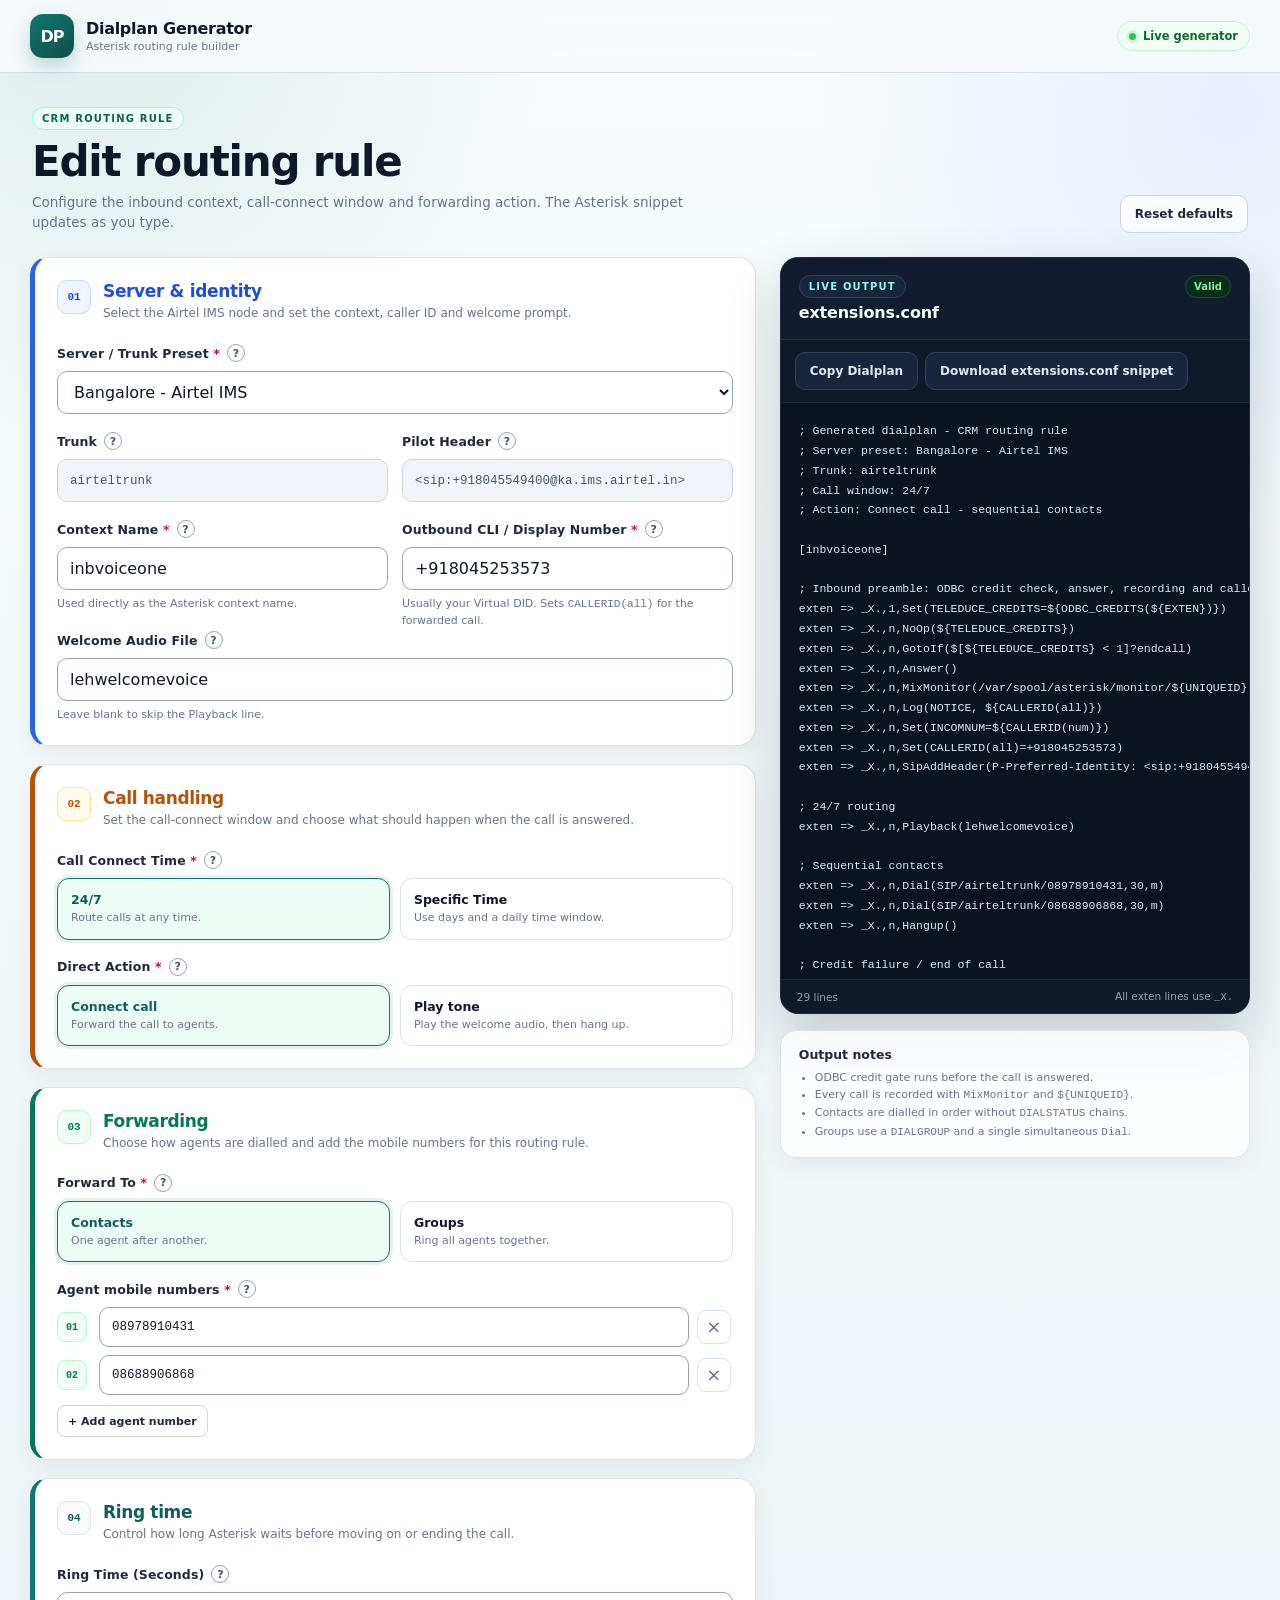
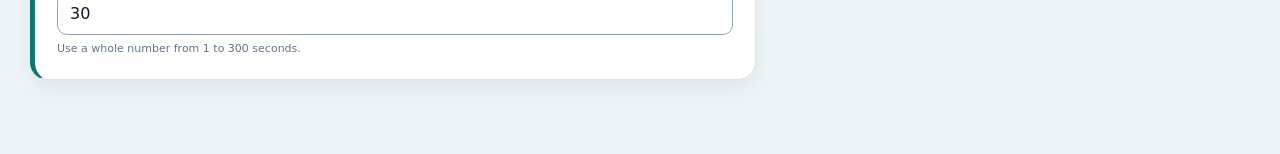
<file: v1-live-generator.html>
<!DOCTYPE html>
<html lang="en">
<head>
<meta charset="utf-8">
<meta name="viewport" content="width=device-width, initial-scale=1">
<title>Edit routing rule - Dialplan Generator</title>
<style>
  :root {
    --bg: #edf4f7; --surface: #fff; --soft: #f8fafc;
    --ink: #0f172a; --ink-soft: #1e293b; --muted: #64748b; --muted-light: #94a3b8;
    --line: #dbe4ea; --line-strong: #cbd5e1;
    --brand: #0f766e; --brand-dark: #115e59; --brand-soft: #ecfdf5;
    --blue: #2563eb; --blue-soft: #eff6ff;
    --amber: #b45309; --amber-soft: #fffbeb;
    --green: #047857; --green-soft: #f0fdf4;
    --rose: #be123c; --rose-soft: #fff1f2;
    --code-bg: #0b1220; --code-panel: #111c2e; --code-ink: #dbeafe;
    --mono: "SFMono-Regular", Consolas, "Liberation Mono", Menlo, monospace;
    --shadow: 0 18px 45px rgba(15, 23, 42, .08);
    --shadow-soft: 0 8px 22px rgba(15, 23, 42, .06);
  }
  * { box-sizing: border-box; }
  [hidden] { display: none !important; }
  html { scroll-behavior: smooth; }
  body {
    margin: 0; min-height: 100vh; color: var(--ink);
    font-family: Inter, ui-sans-serif, system-ui, -apple-system, BlinkMacSystemFont, "Segoe UI", sans-serif;
    background:
      radial-gradient(circle at 8% 0%, rgba(15, 118, 110, .10), transparent 28rem),
      radial-gradient(circle at 96% 6%, rgba(37, 99, 235, .08), transparent 26rem),
      linear-gradient(180deg, #f7fbfc 0%, var(--bg) 100%);
  }
  button, input, select { font: inherit; }
  button { cursor: pointer; }
  button:disabled { cursor: not-allowed; }
  code, pre { font-family: var(--mono); }

  .topbar {
    position: sticky; top: 0; z-index: 30; display: flex; align-items: center;
    justify-content: space-between; gap: 18px; padding: 14px 30px;
    border-bottom: 1px solid rgba(203, 213, 225, .75);
    background: rgba(248, 250, 252, .88); backdrop-filter: blur(14px);
  }
  .brand { display: flex; align-items: center; gap: 12px; min-width: 0; }
  .logo {
    width: 44px; height: 44px; flex: 0 0 auto; border-radius: 13px; display: grid;
    place-items: center; color: #fff; font-weight: 900; letter-spacing: -.06em;
    background: linear-gradient(145deg, #0f766e, #134e4a); box-shadow: 0 8px 18px rgba(15, 118, 110, .25);
  }
  .brand h1 { margin: 0; font-size: 16px; letter-spacing: -.3px; }
  .brand p { margin: 2px 0 0; color: var(--muted); font-size: 11px; }
  .live-pill {
    display: inline-flex; align-items: center; gap: 7px; padding: 7px 11px;
    border: 1px solid #bbf7d0; border-radius: 999px; background: #f0fdf4;
    color: #166534; font-size: 11.5px; font-weight: 800; white-space: nowrap;
  }
  .live-pill .dot { width: 7px; height: 7px; border-radius: 50%; background: #22c55e; box-shadow: 0 0 0 3px rgba(34, 197, 94, .14); }

  .shell { max-width: 1370px; margin: 0 auto; padding: 30px 30px 74px; }
  .page-head { display: flex; align-items: flex-end; justify-content: space-between; gap: 22px; padding: 4px 2px 24px; }
  .eyebrow {
    display: inline-flex; align-items: center; gap: 6px; margin-bottom: 10px; padding: 5px 9px;
    border: 1px solid #99f6e4; border-radius: 999px; background: var(--brand-soft);
    color: var(--brand-dark); font-size: 10px; font-weight: 800; letter-spacing: .12em; text-transform: uppercase;
  }
  .page-head h2 { margin: 0 0 7px; font-size: clamp(29px, 3.4vw, 42px); line-height: 1.06; letter-spacing: -1.2px; }
  .page-head p { margin: 0; max-width: 700px; color: var(--muted); font-size: 13.5px; line-height: 1.55; }
  .head-actions { display: flex; gap: 8px; flex-wrap: wrap; justify-content: flex-end; }

  .layout { display: grid; grid-template-columns: minmax(0, 1.42fr) minmax(380px, .92fr); gap: 24px; align-items: start; }
  .form-col { display: flex; flex-direction: column; gap: 18px; min-width: 0; }
  .preview-col { position: sticky; top: 88px; display: flex; flex-direction: column; gap: 16px; min-width: 0; }

  .card {
    min-width: 0; padding: 22px; border: 1px solid var(--line); border-left: 5px solid var(--brand);
    border-radius: 18px; background: var(--surface); box-shadow: var(--shadow-soft);
  }
  .card-blue { border-left-color: var(--blue); }
  .card-amber { border-left-color: var(--amber); }
  .card-green { border-left-color: var(--green); }
  .card-teal { border-left-color: var(--brand); }
  .card-head { display: flex; align-items: flex-start; gap: 12px; margin-bottom: 20px; }
  .step {
    width: 34px; height: 34px; flex: 0 0 auto; display: grid; place-items: center;
    border-radius: 10px; background: var(--soft); color: var(--brand-dark);
    font-family: var(--mono); font-size: 11px; font-weight: 800; border: 1px solid var(--line);
  }
  .card-blue .step { color: #1d4ed8; background: var(--blue-soft); border-color: #bfdbfe; }
  .card-amber .step { color: var(--amber); background: var(--amber-soft); border-color: #fde68a; }
  .card-green .step { color: var(--green); background: var(--green-soft); border-color: #bbf7d0; }
  .card-head h3 { margin: 1px 0 3px; font-size: 17px; letter-spacing: -.35px; }
  .card-blue .card-head h3 { color: #1d4ed8; }
  .card-amber .card-head h3 { color: var(--amber); }
  .card-green .card-head h3 { color: var(--green); }
  .card-teal .card-head h3 { color: var(--brand-dark); }
  .card-head p { margin: 0; color: var(--muted); font-size: 12px; line-height: 1.5; }

  .field { min-width: 0; margin-bottom: 16px; }
  .field:last-child { margin-bottom: 0; }
  .label-row { display: flex; align-items: center; gap: 7px; min-height: 22px; margin-bottom: 7px; }
  .label-row label, .field-label {
    color: var(--ink-soft); font-size: 12.5px; font-weight: 700; letter-spacing: .01em;
  }
  .req { color: var(--rose); font-weight: 900; }
  input, select {
    width: 100%; min-height: 43px; padding: 10px 12px; border: 1px solid #94a3b8;
    border-radius: 10px; color: var(--ink); background: #fff; outline: none;
    transition: border-color .15s ease, box-shadow .15s ease, background .15s ease;
  }
  input:hover, select:hover { border-color: #64748b; }
  input:focus, select:focus { border-color: var(--brand); box-shadow: 0 0 0 3px rgba(15, 118, 110, .14); }
  input[readonly] { border-color: var(--line-strong); background: #f1f5f9; color: #475569; }
  .mono { font-family: var(--mono); font-size: 12.5px; }
  .hint { display: block; margin-top: 6px; color: var(--muted); font-size: 11px; line-height: 1.45; }
  .grid { display: grid; gap: 14px; }
  .grid.two { grid-template-columns: repeat(2, minmax(0, 1fr)); }
  .grid.three { grid-template-columns: repeat(3, minmax(0, 1fr)); }
  .divider { height: 1px; margin: 18px 0; background: var(--line); }

  .radio-cards { display: grid; gap: 10px; }
  .radio-cards.two { grid-template-columns: repeat(2, minmax(0, 1fr)); }
  .radio-card {
    position: relative; display: block; min-width: 0; padding: 13px; border: 1px solid var(--line);
    border-radius: 12px; background: #fff; cursor: pointer; transition: border-color .15s ease, background .15s ease, box-shadow .15s ease;
  }
  .radio-card:hover { border-color: var(--line-strong); background: #fbfdff; }
  .radio-card input { position: absolute; width: 1px; height: 1px; opacity: 0; pointer-events: none; }
  .radio-card.is-selected { border-color: var(--brand); background: var(--brand-soft); box-shadow: 0 0 0 3px rgba(15, 118, 110, .10); }
  .radio-card:focus-within { outline: 2px solid var(--brand); outline-offset: 2px; }
  .radio-body { display: block; min-width: 0; }
  .radio-body strong { display: block; font-size: 12.5px; color: var(--ink); }
  .radio-body > span { display: block; margin-top: 3px; color: var(--muted); font-size: 11px; line-height: 1.4; }
  .radio-card.is-selected .radio-body strong { color: var(--brand-dark); }

  .subcard { margin-top: 14px; padding: 16px; border: 1px solid #fde68a; border-radius: 14px; background: var(--amber-soft); }
  .subcard h4 { margin: 0 0 3px; color: var(--amber); font-size: 13px; }
  .subcard > p { margin: 0 0 14px; color: #92400e; font-size: 11.5px; line-height: 1.45; }
  .day-pills { display: flex; flex-wrap: wrap; gap: 7px; }
  .day-pill {
    min-width: 46px; padding: 8px 11px; border: 1px solid #d6a44a; border-radius: 999px;
    background: #fff; color: #92400e; font-size: 11.5px; font-weight: 800;
  }
  .day-pill:hover { background: #fffbeb; }
  .day-pill[aria-pressed="true"] { background: var(--amber); border-color: var(--amber); color: #fff; box-shadow: 0 4px 10px rgba(180, 83, 9, .18); }
  .time-grid { display: grid; grid-template-columns: repeat(2, minmax(0, 1fr)); gap: 14px; }
  .time-controls { display: grid; grid-template-columns: 72px 14px 72px 78px; align-items: center; gap: 6px; }
  .time-controls .separator { color: #92400e; text-align: center; font-weight: 900; }

  .agent-list { display: flex; flex-direction: column; gap: 8px; }
  .agent-row { display: grid; grid-template-columns: 34px minmax(0, 1fr) 36px; align-items: center; gap: 8px; }
  .agent-index {
    width: 30px; height: 30px; display: grid; place-items: center; border-radius: 8px;
    background: var(--green-soft); color: var(--green); font-family: var(--mono);
    font-size: 10px; font-weight: 800; border: 1px solid #bbf7d0;
  }
  .agent-row input { min-height: 40px; }
  .icon-btn {
    width: 34px; height: 34px; display: grid; place-items: center; border: 1px solid var(--line);
    border-radius: 9px; background: #fff; color: var(--muted); font-size: 18px; line-height: 1;
  }
  .icon-btn:hover { color: var(--rose); border-color: #fecdd3; background: var(--rose-soft); }
  .add-agent { margin-top: 10px; }

  .btn {
    display: inline-flex; align-items: center; justify-content: center; gap: 7px;
    min-height: 38px; padding: 9px 14px; border: 1px solid var(--line-strong);
    border-radius: 10px; background: #fff; color: var(--ink-soft);
    font-size: 12px; font-weight: 800; text-decoration: none; white-space: nowrap;
    transition: transform .12s ease, background .15s ease, border-color .15s ease, box-shadow .15s ease;
  }
  .btn:hover:not(:disabled) { border-color: var(--brand); background: var(--brand-soft); color: var(--brand-dark); }
  .btn:active:not(:disabled) { transform: translateY(1px); }
  .btn:disabled { opacity: .48; }
  .btn.ghost { background: rgba(255, 255, 255, .75); }
  .btn.primary {
    border-color: var(--brand); background: linear-gradient(145deg, var(--brand), var(--brand-dark));
    color: #fff; box-shadow: 0 8px 18px rgba(15, 118, 110, .20);
  }
  .btn.primary:hover:not(:disabled) { background: var(--brand-dark); color: #fff; border-color: var(--brand-dark); }
  .btn.small { min-height: 32px; padding: 6px 10px; font-size: 11px; border-radius: 8px; }
  .btn.light { border-color: #334155; background: #17263d; color: #e2e8f0; }
  .btn.light:hover:not(:disabled) { border-color: #5eead4; background: #1d324d; color: #fff; }

  .preview {
    min-width: 0; overflow: hidden; border: 1px solid #1e293b; border-radius: 18px;
    background: var(--code-bg); box-shadow: 0 24px 54px rgba(15, 23, 42, .20);
  }
  .preview-head { display: flex; align-items: flex-start; justify-content: space-between; gap: 12px; padding: 17px 18px; background: var(--code-panel); border-bottom: 1px solid #233247; }
  .preview-head .eyebrow { margin: 0 0 5px; border-color: #334155; background: #16263c; color: #99f6e4; }
  .preview-head h3 { margin: 0; color: #f8fafc; font-size: 16px; letter-spacing: -.2px; }
  .status-badge { display: inline-flex; align-items: center; gap: 6px; padding: 5px 8px; border: 1px solid #14532d; border-radius: 999px; background: #052e16; color: #86efac; font-size: 10px; font-weight: 800; white-space: nowrap; }
  .status-badge.invalid { border-color: #7f1d1d; background: #450a0a; color: #fecaca; }
  .preview-actions { display: flex; flex-wrap: wrap; gap: 7px; padding: 12px 14px; border-bottom: 1px solid #1e293b; background: #0e192a; }
  .validation { margin: 12px 14px 0; padding: 11px 13px; border: 1px solid #7f1d1d; border-radius: 10px; background: #450a0a; color: #fecaca; font-size: 11.5px; line-height: 1.45; }
  .validation strong { display: block; margin-bottom: 4px; color: #fff1f2; }
  .validation ul { margin: 0; padding-left: 17px; }
  .preview-code {
    margin: 0; padding: 18px; max-height: min(64vh, 720px); overflow: auto;
    color: var(--code-ink); font-size: 11.5px; line-height: 1.72; white-space: pre; tab-size: 2;
  }
  .preview-code::-webkit-scrollbar { width: 10px; height: 10px; }
  .preview-code::-webkit-scrollbar-thumb { background: #334155; border-radius: 999px; border: 2px solid var(--code-bg); }
  .preview-foot { display: flex; align-items: center; justify-content: space-between; gap: 12px; padding: 10px 16px; border-top: 1px solid #1e293b; background: #0e192a; color: #94a3b8; font-size: 10.5px; }
  .note-card { padding: 16px 18px; border: 1px solid var(--line); border-radius: 16px; background: rgba(255, 255, 255, .78); box-shadow: var(--shadow-soft); }
  .note-card h4 { margin: 0 0 7px; font-size: 12.5px; color: var(--ink-soft); }
  .note-card ul { margin: 0; padding-left: 16px; color: var(--muted); font-size: 11px; line-height: 1.55; }

  .help {
    width: 18px; height: 18px; flex: 0 0 auto; display: inline-grid; place-items: center;
    padding: 0; border: 1px solid #94a3b8; border-radius: 50%; background: #fff;
    color: #475569; font-size: 11px; font-weight: 900; line-height: 1; position: relative;
    transition: background .15s ease, border-color .15s ease, color .15s ease, box-shadow .15s ease;
  }
  .help:hover, .help:focus-visible, .help.is-open { border-color: var(--brand); background: var(--brand-soft); color: var(--brand-dark); outline: none; box-shadow: 0 0 0 3px rgba(15, 118, 110, .12); }
  .help::after {
    content: attr(data-tip); position: absolute; left: 50%; bottom: calc(100% + 9px);
    display: none; width: max-content; max-width: min(290px, calc(100vw - 32px));
    padding: 9px 11px; border: 1px solid #1e293b; border-radius: 9px;
    transform: translateX(-50%); background: #0f172a; color: #f8fafc;
    box-shadow: 0 14px 34px rgba(15, 23, 42, .30); font-size: 11px;
    font-weight: 600; line-height: 1.45; letter-spacing: 0; text-align: left;
    white-space: normal; pointer-events: none; z-index: 100;
  }
  .help::before {
    content: ""; position: absolute; left: 50%; bottom: calc(100% + 3px); display: none;
    transform: translateX(-50%); border: 6px solid transparent; border-top-color: #0f172a;
    pointer-events: none; z-index: 100;
  }
  .help:hover::after, .help:focus-visible::after, .help.is-open::after,
  .help:hover::before, .help:focus-visible::before, .help.is-open::before { display: block; }

  .toast {
    position: fixed; right: 18px; bottom: 18px; z-index: 200;
    max-width: min(420px, calc(100vw - 36px)); padding: 11px 14px;
    border-radius: 11px; background: #0f172a; color: #f8fafc;
    box-shadow: 0 18px 40px rgba(15, 23, 42, .28); font-size: 12px; font-weight: 700;
    opacity: 0; transform: translateY(10px); pointer-events: none;
    transition: opacity .18s ease, transform .18s ease;
  }
  .toast.show { opacity: 1; transform: translateY(0); }
  .toast.error { background: #7f1d1d; color: #fff1f2; }

  @media (max-width: 1080px) {
    .layout { grid-template-columns: minmax(0, 1fr); }
    .preview-col { position: static; }
    .help::after,
    .help.tiny::after {
      position: fixed; left: 14px; right: 14px; bottom: 14px; top: auto;
      width: auto; max-width: none; padding: 11px 13px; border-radius: 10px;
      transform: none; font-size: 12px; z-index: 210;
    }
    .help:hover::after,
    .help:focus-visible::after,
    .help.is-open::after,
    .help.tiny:hover::after,
    .help.tiny:focus-visible::after,
    .help.tiny.is-open::after { transform: none; }
    .help::before,
    .help:hover::before,
    .help:focus-visible::before,
    .help.is-open::before,
    .help.tiny::before,
    .help.tiny:hover::before,
    .help.tiny:focus-visible::before,
    .help.tiny.is-open::before { display: none; }
  }
  @media (max-width: 760px) {
    .topbar { padding: 12px 18px; flex-wrap: wrap; }
    .shell { padding: 20px 18px 56px; }
    .page-head { flex-direction: column; align-items: stretch; gap: 13px; }
    .head-actions { justify-content: flex-start; }
    .grid.two, .grid.three, .radio-cards.two, .time-grid { grid-template-columns: minmax(0, 1fr); }
    .card { padding: 18px 16px; }
    .card-head { margin-bottom: 17px; }
    .preview-code { white-space: pre-wrap; overflow-wrap: anywhere; max-height: 58vh; }
  }
  @media (max-width: 640px) {
    .time-controls { grid-template-columns: minmax(0, 1fr) 12px minmax(0, 1fr) 74px; }
  }
  @media (prefers-reduced-motion: reduce) {
    *, *::before, *::after { scroll-behavior: auto !important; transition: none !important; }
  }
</style>
</head>
<body>
<header class="topbar">
  <div class="brand">
    <div class="logo">DP</div>
    <div>
      <h1>Dialplan Generator</h1>
      <p>Asterisk routing rule builder</p>
    </div>
  </div>
  <div class="live-pill"><span class="dot"></span> Live generator</div>
</header>

<main class="shell">
  <section class="page-head">
    <div>
      <span class="eyebrow">CRM routing rule</span>
      <h2>Edit routing rule</h2>
      <p>Configure the inbound context, call-connect window and forwarding action. The Asterisk snippet updates as you type.</p>
    </div>
    <div class="head-actions">
      <button type="button" class="btn ghost" id="resetBtn">Reset defaults</button>
    </div>
  </section>

  <div class="layout">
    <form class="form-col" id="ruleForm" novalidate>
      <section class="card card-blue">
        <div class="card-head">
          <span class="step">01</span>
          <div>
            <h3>Server &amp; identity</h3>
            <p>Select the Airtel IMS node and set the context, caller ID and welcome prompt.</p>
          </div>
        </div>

        <div class="field">
          <div class="label-row">
            <label for="preset">Server / Trunk Preset <span class="req">*</span></label>
            <button type="button" class="help" data-tip="Selects the regional Asterisk server trunk and auto-applies the required Airtel IMS P-Preferred-Identity header so calls connect and hang up cleanly." aria-label="More information about Server or Trunk Preset" aria-expanded="false">?</button>
          </div>
          <select id="preset" name="preset">
            <option value="bangalore">Bangalore - Airtel IMS</option>
            <option value="mumbai">Mumbai - Airtel IMS</option>
          </select>
        </div>

        <div class="grid two">
          <div class="field">
            <div class="label-row">
              <label for="trunk">Trunk</label>
              <button type="button" class="help" data-tip="SIP dial-string prefix applied before each agent number. It is filled automatically by the server preset." aria-label="More information about Trunk" aria-expanded="false">?</button>
            </div>
            <input id="trunk" class="mono" readonly>
          </div>
          <div class="field">
            <div class="label-row">
              <label for="pilotHeader">Pilot Header</label>
              <button type="button" class="help" data-tip="P-Preferred-Identity SIP header sent to the Airtel IMS trunk for outbound calls. It is filled automatically by the server preset." aria-label="More information about Pilot Header" aria-expanded="false">?</button>
            </div>
            <input id="pilotHeader" class="mono" readonly>
          </div>
        </div>

        <div class="grid two">
          <div class="field">
            <div class="label-row">
              <label for="contextName">Context Name <span class="req">*</span></label>
              <button type="button" class="help" data-tip="Name of the inbound Asterisk context. It is written directly as [context] in extensions.conf, for example inbvoiceone." aria-label="More information about Context Name" aria-expanded="false">?</button>
            </div>
            <input id="contextName" name="contextName" value="inbvoiceone" spellcheck="false" autocomplete="off" maxlength="48">
            <span class="hint">Used directly as the Asterisk context name.</span>
          </div>
          <div class="field">
            <div class="label-row">
              <label for="displayNumber">Outbound CLI / Display Number <span class="req">*</span></label>
              <button type="button" class="help" data-tip="The caller ID displayed on the agent's phone when a call is forwarded (usually your Virtual DID)." aria-label="More information about Outbound CLI or Display Number" aria-expanded="false">?</button>
            </div>
            <input id="displayNumber" name="displayNumber" value="+918045253573" spellcheck="false" autocomplete="off">
            <span class="hint">Usually your Virtual DID. Sets <code>CALLERID(all)</code> for the forwarded call.</span>
          </div>
        </div>

        <div class="field">
          <div class="label-row">
            <label for="welcomeAudio">Welcome Audio File</label>
            <button type="button" class="help" data-tip="Name of the .gsm or 8000Hz mono .wav file inside /var/lib/asterisk/sounds/en/ (without file extension)." aria-label="More information about Welcome Audio File" aria-expanded="false">?</button>
          </div>
          <input id="welcomeAudio" name="welcomeAudio" value="lehwelcomevoice" spellcheck="false" autocomplete="off" placeholder="e.g., lehwelcomevoice">
          <span class="hint">Leave blank to skip the Playback line.</span>
        </div>
      </section>

      <section class="card card-amber">
        <div class="card-head">
          <span class="step">02</span>
          <div>
            <h3>Call handling</h3>
            <p>Set the call-connect window and choose what should happen when the call is answered.</p>
          </div>
        </div>

        <div class="field">
          <div class="label-row">
            <span class="field-label" id="connectTimeLabel">Call Connect Time <span class="req">*</span></span>
            <button type="button" class="help" data-tip="Choose 24/7 for round-the-clock routing, or Specific Time to restrict call forwarding to working days and shift hours using GotoIfTime." aria-label="More information about Call Connect Time" aria-expanded="false">?</button>
          </div>
          <div class="radio-cards two" role="radiogroup" aria-labelledby="connectTimeLabel">
            <label class="radio-card is-selected">
              <input type="radio" name="connectTime" value="always" checked>
              <span class="radio-body"><strong>24/7</strong><span>Route calls at any time.</span></span>
            </label>
            <label class="radio-card">
              <input type="radio" name="connectTime" value="specific">
              <span class="radio-body"><strong>Specific Time</strong><span>Use days and a daily time window.</span></span>
            </label>
          </div>
        </div>

        <div class="subcard" id="timeFields" hidden>
          <h4>Specific Time window</h4>
          <p>Select working days, then set the start and end of the daily call-connect window.</p>

          <div class="field">
            <div class="label-row">
              <span class="field-label" id="daysLabel">Call connect days <span class="req">*</span></span>
              <button type="button" class="help" data-tip="Days when calls should be forwarded. Days are converted to an Asterisk GotoIfTime day spec (for example mon-fri)." aria-label="More information about Call connect days" aria-expanded="false">?</button>
            </div>
            <div class="day-pills" id="dayPills" role="group" aria-labelledby="daysLabel"></div>
          </div>

          <div class="time-grid">
            <div class="field">
              <div class="label-row">
                <span class="field-label">Call connect from <span class="req">*</span></span>
                <button type="button" class="help" data-tip="Start of the daily window when calls should be forwarded to agents." aria-label="More information about Call connect from time" aria-expanded="false">?</button>
              </div>
              <div class="time-controls">
                <select id="fromHour" aria-label="Call connect from hour"></select>
                <span class="separator">:</span>
                <select id="fromMinute" aria-label="Call connect from minute"></select>
                <select id="fromMeridiem" aria-label="Call connect from AM or PM"><option>AM</option><option>PM</option></select>
              </div>
            </div>
            <div class="field">
              <div class="label-row">
                <span class="field-label">Call connect To <span class="req">*</span></span>
                <button type="button" class="help" data-tip="End of the daily window. Calls outside this window follow the off-hours path." aria-label="More information about Call connect To time" aria-expanded="false">?</button>
              </div>
              <div class="time-controls">
                <select id="toHour" aria-label="Call connect to hour"></select>
                <span class="separator">:</span>
                <select id="toMinute" aria-label="Call connect to minute"></select>
                <select id="toMeridiem" aria-label="Call connect to AM or PM"><option>AM</option><option>PM</option></select>
              </div>
            </div>
          </div>

          <div class="field">
            <div class="label-row">
              <label for="offHoursAudio">Off-hours fallback audio</label>
              <button type="button" class="help" data-tip="Optional prompt played outside the selected days and hours. Leave blank to hang up without a message." aria-label="More information about Off-hours fallback audio" aria-expanded="false">?</button>
            </div>
            <input id="offHoursAudio" name="offHoursAudio" value="" spellcheck="false" autocomplete="off" placeholder="e.g., afterhours_msg">
            <span class="hint">Optional. Leave blank to hang up outside the selected window.</span>
          </div>
        </div>

        <div class="field">
          <div class="label-row">
            <span class="field-label" id="actionLabel">Direct Action <span class="req">*</span></span>
            <button type="button" class="help" data-tip="'Play tone' plays the welcome audio and hangs up. 'Connect call' forwards the call to agents." aria-label="More information about Direct Action" aria-expanded="false">?</button>
          </div>
          <div class="radio-cards two" role="radiogroup" aria-labelledby="actionLabel">
            <label class="radio-card is-selected">
              <input type="radio" name="directAction" value="connect" checked>
              <span class="radio-body"><strong>Connect call</strong><span>Forward the call to agents.</span></span>
            </label>
            <label class="radio-card">
              <input type="radio" name="directAction" value="tone">
              <span class="radio-body"><strong>Play tone</strong><span>Play the welcome audio, then hang up.</span></span>
            </label>
          </div>
        </div>
      </section>

      <section class="card card-green" id="forwardCard">
        <div class="card-head">
          <span class="step">03</span>
          <div>
            <h3>Forwarding</h3>
            <p>Choose how agents are dialled and add the mobile numbers for this routing rule.</p>
          </div>
        </div>

        <div class="field">
          <div class="label-row">
            <span class="field-label" id="forwardLabel">Forward To <span class="req">*</span></span>
            <button type="button" class="help" data-tip="'Contacts' dials agent mobile numbers sequentially one after another. 'Groups' rings all agents simultaneously using DIALGROUP." aria-label="More information about Forward To" aria-expanded="false">?</button>
          </div>
          <div class="radio-cards two" role="radiogroup" aria-labelledby="forwardLabel">
            <label class="radio-card is-selected">
              <input type="radio" name="forwardTo" value="contacts" checked>
              <span class="radio-body"><strong>Contacts</strong><span>One agent after another.</span></span>
            </label>
            <label class="radio-card">
              <input type="radio" name="forwardTo" value="groups">
              <span class="radio-body"><strong>Groups</strong><span>Ring all agents together.</span></span>
            </label>
          </div>
        </div>

        <div class="field" id="groupNameField" hidden>
          <div class="label-row">
            <label for="groupName">Group Name <span class="req">*</span></label>
            <button type="button" class="help" data-tip="Name of the DIALGROUP used to ring every agent number simultaneously." aria-label="More information about Group Name" aria-expanded="false">?</button>
          </div>
          <input id="groupName" name="groupName" value="lehsportsgrptw" spellcheck="false" autocomplete="off" maxlength="48">
          <span class="hint">Used in <code>DIALGROUP(group,add)</code> and the final <code>Dial()</code>.</span>
        </div>

        <div class="field">
          <div class="label-row">
            <span class="field-label">Agent mobile numbers <span class="req">*</span></span>
            <button type="button" class="help" data-tip="Add each agent mobile number that should receive the forwarded call. Leading zeros are preserved." aria-label="More information about Agent mobile numbers" aria-expanded="false">?</button>
          </div>
          <div class="agent-list" id="agentList"></div>
          <button type="button" class="btn ghost small add-agent" id="addAgentBtn">+ Add agent number</button>
        </div>
      </section>

      <section class="card card-teal" id="ringCard">
        <div class="card-head">
          <span class="step">04</span>
          <div>
            <h3>Ring time</h3>
            <p>Control how long Asterisk waits before moving on or ending the call.</p>
          </div>
        </div>
        <div class="field">
          <div class="label-row">
            <label for="ringTime">Ring Time (Seconds)</label>
            <button type="button" class="help" data-tip="Number of seconds to ring an agent before moving to the next contact (for Contacts) or ending the call (for Groups)." aria-label="More information about Ring Time" aria-expanded="false">?</button>
          </div>
          <input id="ringTime" name="ringTime" type="number" min="1" max="300" step="1" value="30">
          <span class="hint">Use a whole number from 1 to 300 seconds.</span>
        </div>
      </section>
    </form>

    <aside class="preview-col">
      <section class="preview" aria-label="Generated Asterisk dialplan">
        <div class="preview-head">
          <div>
            <span class="eyebrow">Live output</span>
            <h3>extensions.conf</h3>
          </div>
          <span class="status-badge" id="statusBadge">Valid</span>
        </div>
        <div class="preview-actions">
          <button type="button" class="btn light" id="copyBtn">Copy Dialplan</button>
          <button type="button" class="btn light" id="downloadBtn">Download extensions.conf snippet</button>
        </div>
        <div class="validation" id="validation" hidden></div>
        <pre class="preview-code" id="dialplan" aria-live="polite"></pre>
        <div class="preview-foot">
          <span id="lineCount">0 lines</span>
          <span>All exten lines use <code>_X.</code></span>
        </div>
      </section>

      <section class="note-card">
        <h4>Output notes</h4>
        <ul>
          <li>ODBC credit gate runs before the call is answered.</li>
          <li>Every call is recorded with <code>MixMonitor</code> and <code>${UNIQUEID}</code>.</li>
          <li>Contacts are dialled in order without <code>DIALSTATUS</code> chains.</li>
          <li>Groups use a <code>DIALGROUP</code> and a single simultaneous <code>Dial</code>.</li>
        </ul>
      </section>
    </aside>
  </div>
</main>

<div class="toast" id="toast" role="status" aria-live="polite"></div>
<script>
(function () {
  'use strict';

  var PRESETS = {
    bangalore: {
      label: 'Bangalore - Airtel IMS',
      trunk: 'airteltrunk',
      header: '<sip:+918045549400@ka.ims.airtel.in>'
    },
    mumbai: {
      label: 'Mumbai - Airtel IMS',
      trunk: 'mum-airteltrunk',
      header: '<sip:+912245301600@ims.airtel.in>'
    }
  };

  var DAYS = [
    { key: 'mon', label: 'Mon' },
    { key: 'tue', label: 'Tue' },
    { key: 'wed', label: 'Wed' },
    { key: 'thu', label: 'Thu' },
    { key: 'fri', label: 'Fri' },
    { key: 'sat', label: 'Sat' },
    { key: 'sun', label: 'Sun' }
  ];

  var DEFAULT_DAYS = ['mon', 'tue', 'wed', 'thu', 'fri'];
  var DEFAULT_AGENTS = ['08978910431', '08688906868'];
  var CONTEXT_RE = /^[A-Za-z0-9_-]+$/;
  var AUDIO_RE = /^[A-Za-z0-9_-]+$/;
  var state = {
    days: new Set(DEFAULT_DAYS),
    agents: DEFAULT_AGENTS.slice()
  };

  function $(id) { return document.getElementById(id); }

  var ui = {
    form: $('ruleForm'),
    preset: $('preset'),
    trunk: $('trunk'),
    pilotHeader: $('pilotHeader'),
    contextName: $('contextName'),
    displayNumber: $('displayNumber'),
    welcomeAudio: $('welcomeAudio'),
    timeFields: $('timeFields'),
    dayPills: $('dayPills'),
    fromHour: $('fromHour'),
    fromMinute: $('fromMinute'),
    fromMeridiem: $('fromMeridiem'),
    toHour: $('toHour'),
    toMinute: $('toMinute'),
    toMeridiem: $('toMeridiem'),
    offHoursAudio: $('offHoursAudio'),
    forwardCard: $('forwardCard'),
    groupNameField: $('groupNameField'),
    groupName: $('groupName'),
    agentList: $('agentList'),
    addAgentBtn: $('addAgentBtn'),
    ringCard: $('ringCard'),
    ringTime: $('ringTime'),
    validation: $('validation'),
    statusBadge: $('statusBadge'),
    dialplan: $('dialplan'),
    copyBtn: $('copyBtn'),
    downloadBtn: $('downloadBtn'),
    lineCount: $('lineCount'),
    resetBtn: $('resetBtn'),
    toast: $('toast')
  };

  var toastTimer = null;
  var copyTimer = null;

  function showToast(message, isError) {
    clearTimeout(toastTimer);
    ui.toast.textContent = message;
    ui.toast.className = 'toast show' + (isError ? ' error' : '');
    toastTimer = setTimeout(function () {
      ui.toast.className = 'toast';
    }, 2600);
  }

  function checkedValue(name) {
    var input = document.querySelector('input[name="' + name + '"]:checked');
    return input ? input.value : '';
  }

  function fillSelect(select, values, pad) {
    select.innerHTML = '';
    values.forEach(function (value) {
      var option = document.createElement('option');
      option.value = pad ? String(value).padStart(2, '0') : String(value);
      option.textContent = pad ? String(value).padStart(2, '0') : String(value);
      select.appendChild(option);
    });
  }

  function populateTimeSelects() {
    var hours = [];
    var minutes = [];
    var h;
    var m;
    for (h = 1; h <= 12; h += 1) hours.push(h);
    for (m = 0; m <= 59; m += 1) minutes.push(m);
    fillSelect(ui.fromHour, hours, true);
    fillSelect(ui.toHour, hours, true);
    fillSelect(ui.fromMinute, minutes, true);
    fillSelect(ui.toMinute, minutes, true);
  }

  function setDefaultTimes() {
    ui.fromHour.value = '09';
    ui.fromMinute.value = '00';
    ui.fromMeridiem.value = 'AM';
    ui.toHour.value = '06';
    ui.toMinute.value = '00';
    ui.toMeridiem.value = 'PM';
  }

  function renderDays() {
    ui.dayPills.innerHTML = '';
    DAYS.forEach(function (day) {
      var button = document.createElement('button');
      button.type = 'button';
      button.className = 'day-pill';
      button.dataset.day = day.key;
      button.textContent = day.label;
      button.setAttribute('aria-pressed', state.days.has(day.key) ? 'true' : 'false');
      ui.dayPills.appendChild(button);
    });
  }

  function renderAgents() {
    ui.agentList.innerHTML = '';
    state.agents.forEach(function (value, index) {
      var row = document.createElement('div');
      row.className = 'agent-row';

      var badge = document.createElement('span');
      badge.className = 'agent-index';
      badge.textContent = String(index + 1).padStart(2, '0');

      var input = document.createElement('input');
      input.type = 'tel';
      input.className = 'mono';
      input.inputMode = 'tel';
      input.autocomplete = 'off';
      input.spellcheck = false;
      input.placeholder = 'e.g., 08978910431';
      input.value = value;
      input.dataset.agentIndex = String(index);
      input.setAttribute('aria-label', 'Agent mobile number ' + (index + 1));

      var remove = document.createElement('button');
      remove.type = 'button';
      remove.className = 'icon-btn';
      remove.dataset.removeIndex = String(index);
      remove.setAttribute('aria-label', 'Remove agent mobile number ' + (index + 1));
      remove.textContent = '\u00d7';

      row.appendChild(badge);
      row.appendChild(input);
      row.appendChild(remove);
      ui.agentList.appendChild(row);
    });
  }

  function applyPreset() {
    var preset = PRESETS[ui.preset.value] || PRESETS.bangalore;
    ui.trunk.value = preset.trunk;
    ui.pilotHeader.value = preset.header;
    ui.pilotHeader.title = preset.header;
  }

  function updateRadioCards() {
    document.querySelectorAll('.radio-card').forEach(function (card) {
      var input = card.querySelector('input[type="radio"]');
      card.classList.toggle('is-selected', Boolean(input && input.checked));
    });
  }

  function updateVisibility() {
    var action = checkedValue('directAction');
    var forward = checkedValue('forwardTo');
    var timeMode = checkedValue('connectTime');

    ui.timeFields.hidden = timeMode !== 'specific';
    ui.forwardCard.hidden = action !== 'connect';
    ui.ringCard.hidden = action !== 'connect';
    ui.groupNameField.hidden = forward !== 'groups';
  }

  function formatTime24(hourValue, minuteValue, meridiem) {
    var hour = parseInt(hourValue, 10) % 12;
    if (meridiem === 'PM') hour += 12;
    var minute = String(parseInt(minuteValue, 10)).padStart(2, '0');
    return String(hour).padStart(2, '0') + ':' + minute;
  }

  function toMinutes(time) {
    var parts = time.split(':');
    return (parseInt(parts[0], 10) * 60) + parseInt(parts[1], 10);
  }

  function formatDaySpec(selected) {
    if (selected.length === 7) return '*';
    var result = [];
    var index = 0;
    while (index < selected.length) {
      var end = index;
      while (
        end + 1 < selected.length &&
        DAYS.findIndex(function (day) { return day.key === selected[end + 1]; }) ===
          DAYS.findIndex(function (day) { return day.key === selected[end]; }) + 1
      ) {
        end += 1;
      }
      result.push(index === end ? selected[index] : selected[index] + '-' + selected[end]);
      index = end + 1;
    }
    return result.join(',');
  }

  function selectedDays() {
    return DAYS.filter(function (day) { return state.days.has(day.key); }).map(function (day) { return day.key; });
  }

  function cleanNumber(value) {
    return String(value || '').replace(/[\s().-]/g, '');
  }

  function isPhoneNumber(value) {
    return /^\+?\d{6,15}$/.test(cleanNumber(value));
  }

  function getConfig() {
    var fromTime = formatTime24(ui.fromHour.value, ui.fromMinute.value, ui.fromMeridiem.value);
    var toTime = formatTime24(ui.toHour.value, ui.toMinute.value, ui.toMeridiem.value);
    var days = selectedDays();
    var daySpec = formatDaySpec(days);
    var preset = PRESETS[ui.preset.value] || PRESETS.bangalore;

    return {
      presetLabel: preset.label,
      trunk: ui.trunk.value.trim(),
      header: ui.pilotHeader.value.trim(),
      context: ui.contextName.value.trim(),
      displayNumber: ui.displayNumber.value.trim(),
      welcome: ui.welcomeAudio.value.trim(),
      timeMode: checkedValue('connectTime'),
      days: days,
      daySpec: daySpec,
      fromTime: fromTime,
      toTime: toTime,
      fromMinutes: toMinutes(fromTime),
      toMinutes: toMinutes(toTime),
      timeSpec: fromTime + '-' + toTime + ',' + daySpec + ',*,*',
      offHours: ui.offHoursAudio.value.trim(),
      action: checkedValue('directAction'),
      forward: checkedValue('forwardTo'),
      groupName: ui.groupName.value.trim(),
      agents: state.agents.map(function (value) { return String(value).trim(); }),
      ringTime: ui.ringTime.value.trim()
    };
  }

  function validate(config) {
    var errors = [];

    if (!config.context) {
      errors.push('Context Name is required.');
    } else if (!CONTEXT_RE.test(config.context)) {
      errors.push('Context Name can only contain letters, numbers, underscores and hyphens.');
    }

    if (!config.displayNumber) {
      errors.push('Outbound CLI / Display Number is required.');
    }

    if (config.welcome && !AUDIO_RE.test(config.welcome)) {
      errors.push('Welcome Audio File must be a file name without a path or extension.');
    }

    if (config.timeMode === 'specific') {
      if (!state.days.size) {
        errors.push('Select at least one call-connect day.');
      }
      if (config.fromMinutes >= config.toMinutes) {
        errors.push('Call connect start time must be earlier than the end time.');
      }
      if (config.offHours && !AUDIO_RE.test(config.offHours)) {
        errors.push('Off-hours fallback audio must be a file name without a path or extension.');
      }
    }

    if (config.action === 'connect') {
      if (config.forward === 'groups') {
        if (!config.groupName) {
          errors.push('Group Name is required when Forward To is Groups.');
        } else if (!CONTEXT_RE.test(config.groupName)) {
          errors.push('Group Name can only contain letters, numbers, underscores and hyphens.');
        }
      }

      var activeAgents = config.agents.filter(function (value) { return value !== ''; });
      if (!activeAgents.length) {
        errors.push('Add at least one agent mobile number.');
      }
      config.agents.forEach(function (value, index) {
        if (value && !isPhoneNumber(value)) {
          errors.push('Agent ' + (index + 1) + ' mobile number is not valid.');
        }
      });

      var ringTime = Number(config.ringTime);
      if (!Number.isInteger(ringTime) || ringTime < 1 || ringTime > 300) {
        errors.push('Ring Time must be a whole number from 1 to 300 seconds.');
      }
    }

    return errors;
  }

  function exten(app, label) {
    return 'exten => _X.,n' + (label ? '(' + label + ')' : '') + ',' + app;
  }

  function generate(config) {
    var lines = [];
    var actionLabel = config.action === 'tone'
      ? 'Play tone and hang up'
      : (config.forward === 'groups' ? 'Connect call - DIALGROUP' : 'Connect call - sequential contacts');
    var windowLabel = config.timeMode === 'specific'
      ? config.timeSpec
      : '24/7';

    lines.push('; Generated dialplan - CRM routing rule');
    lines.push('; Server preset: ' + config.presetLabel);
    lines.push('; Trunk: ' + config.trunk);
    lines.push('; Call window: ' + windowLabel);
    lines.push('; Action: ' + actionLabel);
    lines.push('');
    lines.push('[' + config.context + ']');
    lines.push('');
    lines.push('; Inbound preamble: ODBC credit check, answer, recording and caller identity');
    lines.push('exten => _X.,1,Set(TELEDUCE_CREDITS=${ODBC_CREDITS(${EXTEN})})');
    lines.push(exten('NoOp(${TELEDUCE_CREDITS})'));
    lines.push(exten('GotoIf($[${TELEDUCE_CREDITS} < 1]?endcall)'));
    lines.push(exten('Answer()'));
    lines.push(exten('MixMonitor(/var/spool/asterisk/monitor/${UNIQUEID}.wav)'));
    lines.push(exten('Log(NOTICE, ${CALLERID(all)})'));
    lines.push(exten('Set(INCOMNUM=${CALLERID(num)})'));
    lines.push(exten('Set(CALLERID(all)=' + config.displayNumber + ')'));
    lines.push(exten('SipAddHeader(P-Preferred-Identity: ' + config.header + ')'));
    lines.push('');

    if (config.timeMode === 'specific') {
      lines.push('; Call window: ' + config.timeSpec);
      lines.push(exten('GotoIfTime(' + config.timeSpec + '?officehours:offhours)'));
      lines.push('');
      lines.push('; Off-hours fallback');
      lines.push(exten('NoOp(Off hours)', 'offhours'));
      if (config.offHours) {
        lines.push(exten('Playback(' + config.offHours + ')'));
      }
      lines.push(exten('Hangup()'));
      lines.push('');
      lines.push('; Office hours');
      lines.push(exten('NoOp(Office hours)', 'officehours'));
    } else {
      lines.push('; 24/7 routing');
    }

    if (config.welcome) {
      lines.push(exten('Playback(' + config.welcome + ')'));
    }

    if (config.action === 'tone') {
      lines.push(exten('Hangup()'));
    } else if (config.forward === 'groups') {
      lines.push('');
      lines.push('; Ring all agents simultaneously');
      config.agents.filter(function (value) { return value !== ''; }).forEach(function (agent) {
        lines.push(exten('SET(DIALGROUP(' + config.groupName + ',add)=SIP/' + config.trunk + '/' + cleanNumber(agent) + ')'));
      });
      lines.push(exten('Dial(${DIALGROUP(' + config.groupName + ')},' + config.ringTime + ',m)'));
      lines.push(exten('Hangup()'));
    } else {
      lines.push('');
      lines.push('; Sequential contacts');
      config.agents.filter(function (value) { return value !== ''; }).forEach(function (agent) {
        lines.push(exten('Dial(SIP/' + config.trunk + '/' + cleanNumber(agent) + ',' + config.ringTime + ',m)'));
      });
      lines.push(exten('Hangup()'));
    }

    lines.push('');
    lines.push('; Credit failure / end of call');
    lines.push(exten('Hangup()', 'endcall'));
    return lines.join('\n');
  }

  function renderValidation(errors) {
    ui.validation.innerHTML = '';
    if (!errors.length) {
      ui.validation.hidden = true;
      return;
    }
    ui.validation.hidden = false;
    var title = document.createElement('strong');
    title.textContent = 'Fix ' + errors.length + ' item' + (errors.length === 1 ? '' : 's') + ' to generate';
    ui.validation.appendChild(title);
    var list = document.createElement('ul');
    errors.forEach(function (error) {
      var item = document.createElement('li');
      item.textContent = error;
      list.appendChild(item);
    });
    ui.validation.appendChild(list);
  }

  function render() {
    var config = getConfig();
    var errors = validate(config);
    renderValidation(errors);

    if (errors.length) {
      ui.statusBadge.textContent = 'Needs attention';
      ui.statusBadge.classList.add('invalid');
      ui.dialplan.textContent = '; Dialplan preview paused\n; Fix the validation issues on the left, then the snippet will update.\n\n' + errors.map(function (error) { return '; - ' + error; }).join('\n');
      ui.copyBtn.disabled = true;
      ui.downloadBtn.disabled = true;
      ui.lineCount.textContent = errors.length + ' issue' + (errors.length === 1 ? '' : 's');
      return;
    }

    var code = generate(config);
    ui.statusBadge.textContent = 'Valid';
    ui.statusBadge.classList.remove('invalid');
    ui.dialplan.textContent = code;
    ui.copyBtn.disabled = false;
    ui.downloadBtn.disabled = false;
    ui.lineCount.textContent = code.split('\n').length + ' lines';
  }

  function copyText(text) {
    if (navigator.clipboard && navigator.clipboard.writeText) {
      return navigator.clipboard.writeText(text);
    }
    return new Promise(function (resolve, reject) {
      var area = document.createElement('textarea');
      area.value = text;
      area.style.position = 'fixed';
      area.style.opacity = '0';
      document.body.appendChild(area);
      area.select();
      var copied = false;
      try { copied = document.execCommand('copy'); } catch (error) { copied = false; }
      area.remove();
      if (copied) resolve();
      else reject(new Error('Copy command failed.'));
    });
  }

  function copyDialplan() {
    if (ui.copyBtn.disabled) return;
    copyText(ui.dialplan.textContent).then(function () {
      showToast('Dialplan copied.');
      clearTimeout(copyTimer);
      ui.copyBtn.textContent = 'Copied!';
      copyTimer = setTimeout(function () { ui.copyBtn.textContent = 'Copy Dialplan'; }, 1600);
    }).catch(function () {
      showToast('Could not copy automatically. Select the code and copy it manually.', true);
    });
  }

  function downloadDialplan() {
    if (ui.downloadBtn.disabled) return;
    var blob = new Blob([ui.dialplan.textContent + '\n'], { type: 'text/plain;charset=utf-8' });
    var url = URL.createObjectURL(blob);
    var anchor = document.createElement('a');
    anchor.href = url;
    anchor.download = 'extensions.conf';
    document.body.appendChild(anchor);
    anchor.click();
    anchor.remove();
    setTimeout(function () { URL.revokeObjectURL(url); }, 1000);
    showToast('Downloading extensions.conf snippet.');
  }

  function closeTips() {
    document.querySelectorAll('.help.is-open').forEach(function (tip) {
      tip.classList.remove('is-open');
      tip.setAttribute('aria-expanded', 'false');
    });
  }

  function resetDefaults() {
    ui.form.reset();
    state.days = new Set(DEFAULT_DAYS);
    state.agents = DEFAULT_AGENTS.slice();
    setDefaultTimes();
    applyPreset();
    renderDays();
    renderAgents();
    updateVisibility();
    updateRadioCards();
    closeTips();
    render();
    showToast('Defaults restored.');
  }

  ui.form.addEventListener('submit', function (event) {
    event.preventDefault();
  });

  ui.form.addEventListener('input', function (event) {
    if (event.target.matches('[data-agent-index]')) return;
    render();
  });

  ui.form.addEventListener('change', function (event) {
    if (event.target === ui.preset) applyPreset();
    updateVisibility();
    updateRadioCards();
    render();
  });

  ui.dayPills.addEventListener('click', function (event) {
    var button = event.target.closest('.day-pill');
    if (!button) return;
    var day = button.dataset.day;
    if (state.days.has(day)) {
      if (state.days.size === 1) {
        showToast('Select at least one day.', true);
        return;
      }
      state.days.delete(day);
    } else {
      state.days.add(day);
    }
    button.setAttribute('aria-pressed', state.days.has(day) ? 'true' : 'false');
    render();
  });

  ui.agentList.addEventListener('input', function (event) {
    var input = event.target.closest('[data-agent-index]');
    if (!input) return;
    state.agents[Number(input.dataset.agentIndex)] = input.value;
    render();
  });

  ui.agentList.addEventListener('click', function (event) {
    var button = event.target.closest('[data-remove-index]');
    if (!button) return;
    var index = Number(button.dataset.removeIndex);
    if (state.agents.length === 1) {
      state.agents[0] = '';
    } else {
      state.agents.splice(index, 1);
    }
    renderAgents();
    render();
  });

  ui.addAgentBtn.addEventListener('click', function () {
    state.agents.push('');
    renderAgents();
    var inputs = ui.agentList.querySelectorAll('[data-agent-index]');
    if (inputs.length) inputs[inputs.length - 1].focus();
    render();
  });

  ui.copyBtn.addEventListener('click', copyDialplan);
  ui.downloadBtn.addEventListener('click', downloadDialplan);
  ui.resetBtn.addEventListener('click', resetDefaults);

  document.addEventListener('click', function (event) {
    var help = event.target.closest('.help');
    if (help) {
      event.preventDefault();
      var wasOpen = help.classList.contains('is-open');
      closeTips();
      if (!wasOpen) {
        help.classList.add('is-open');
        help.setAttribute('aria-expanded', 'true');
      }
      return;
    }
    closeTips();
  });

  document.addEventListener('keydown', function (event) {
    if (event.key === 'Escape') closeTips();
  });

  populateTimeSelects();
  setDefaultTimes();
  renderDays();
  renderAgents();
  applyPreset();
  updateVisibility();
  updateRadioCards();
  render();
})();
</script>
</body>
</html>
</file>
<file: styles.css>
/* ------------------------------------------------------------------ */
/* Corefactors dialplan generator - static UI                          */
/* ------------------------------------------------------------------ */

:root {
  --bg: #edf4f7;
  --surface: #fff;
  --soft: #f8fafc;
  --ink: #0f172a;
  --ink-soft: #1e293b;
  --muted: #64748b;
  --muted-light: #94a3b8;
  --line: #dbe4ea;
  --line-strong: #cbd5e1;
  --brand: #0f766e;
  --brand-dark: #115e59;
  --brand-soft: #ecfdf5;
  --blue: #2563eb;
  --blue-soft: #eff6ff;
  --amber: #b45309;
  --amber-soft: #fffbeb;
  --green: #047857;
  --green-soft: #f0fdf4;
  --rose: #be123c;
  --rose-soft: #fff1f2;
  --code-bg: #0b1220;
  --code-panel: #111c2e;
  --code-ink: #dbeafe;
  --mono: "SFMono-Regular", Consolas, "Liberation Mono", Menlo, monospace;
  --shadow: 0 18px 45px rgba(15, 23, 42, .08);
  --shadow-soft: 0 8px 22px rgba(15, 23, 42, .06);
}

* { box-sizing: border-box; }
[hidden] { display: none !important; }
html { scroll-behavior: smooth; }

body {
  margin: 0;
  min-height: 100vh;
  color: var(--ink);
  font-family: Inter, ui-sans-serif, system-ui, -apple-system, BlinkMacSystemFont, "Segoe UI", sans-serif;
  background:
    radial-gradient(circle at 8% 0%, rgba(15, 118, 110, .10), transparent 28rem),
    radial-gradient(circle at 96% 6%, rgba(37, 99, 235, .08), transparent 26rem),
    linear-gradient(180deg, #f7fbfc 0%, var(--bg) 100%);
}

button, input, select, textarea { font: inherit; }
button { cursor: pointer; }
button:disabled { cursor: not-allowed; }
code, pre { font-family: var(--mono); }
code {
  padding: 1px 5px;
  border: 1px solid var(--line);
  border-radius: 5px;
  background: #f8fafc;
  color: #334155;
  font-size: .92em;
}

/* ------------------------------------------------------------------ header */
.topbar {
  position: sticky;
  top: 0;
  z-index: 30;
  display: flex;
  align-items: center;
  justify-content: space-between;
  gap: 18px;
  padding: 14px 30px;
  border-bottom: 1px solid rgba(203, 213, 225, .75);
  background: rgba(248, 250, 252, .92);
  backdrop-filter: blur(14px);
}

.brand { display: flex; align-items: center; gap: 12px; min-width: 0; }

.logo {
  width: 44px;
  height: 44px;
  flex: 0 0 auto;
  border-radius: 13px;
  display: grid;
  place-items: center;
  color: #fff;
  font-weight: 900;
  letter-spacing: -.06em;
  background: linear-gradient(145deg, #0f766e, #134e4a);
  box-shadow: 0 8px 18px rgba(15, 118, 110, .25);
}

.brand h1 { margin: 0; font-size: 16px; letter-spacing: -.3px; }
.brand p { margin: 2px 0 0; color: var(--muted); font-size: 11px; }

.header-actions { display: flex; align-items: center; gap: 9px; flex-wrap: wrap; justify-content: flex-end; }
.v1-link { text-decoration: none; }

.live-pill {
  display: inline-flex;
  align-items: center;
  gap: 7px;
  padding: 7px 11px;
  border: 1px solid #bbf7d0;
  border-radius: 999px;
  background: #f0fdf4;
  color: #166534;
  font-size: 11.5px;
  font-weight: 800;
  white-space: nowrap;
}
.live-pill .dot {
  width: 7px;
  height: 7px;
  border-radius: 50%;
  background: #22c55e;
  box-shadow: 0 0 0 3px rgba(34, 197, 94, .14);
}

/* ------------------------------------------------------------------ layout */
.shell { max-width: 1370px; margin: 0 auto; padding: 30px 30px 74px; }

.page-head {
  display: flex;
  align-items: flex-end;
  justify-content: space-between;
  gap: 22px;
  padding: 4px 2px 24px;
}

.eyebrow {
  display: inline-flex;
  align-items: center;
  gap: 6px;
  margin-bottom: 10px;
  padding: 5px 9px;
  border: 1px solid #99f6e4;
  border-radius: 999px;
  background: var(--brand-soft);
  color: var(--brand-dark);
  font-size: 10px;
  font-weight: 800;
  letter-spacing: .12em;
  text-transform: uppercase;
}

.page-head h2 {
  margin: 0 0 7px;
  font-size: clamp(29px, 3.4vw, 42px);
  line-height: 1.06;
  letter-spacing: -1.2px;
}
.page-head p { margin: 0; max-width: 760px; color: var(--muted); font-size: 13.5px; line-height: 1.55; }
.head-actions { display: flex; gap: 8px; flex-wrap: wrap; justify-content: flex-end; }

.layout {
  display: grid;
  grid-template-columns: minmax(0, 1.48fr) minmax(330px, .82fr);
  gap: 24px;
  align-items: start;
}
.form-col { display: flex; flex-direction: column; gap: 18px; min-width: 0; }
.preview-col {
  position: sticky;
  top: 88px;
  display: flex;
  flex-direction: column;
  gap: 16px;
  min-width: 0;
}

/* ------------------------------------------------------------------- cards */
.card {
  min-width: 0;
  padding: 22px;
  border: 1px solid var(--line);
  border-left: 5px solid var(--brand);
  border-radius: 18px;
  background: var(--surface);
  box-shadow: var(--shadow-soft);
}
.card-blue { border-left-color: var(--blue); }
.card-amber { border-left-color: var(--amber); }
.card-green { border-left-color: var(--green); }
.card-teal { border-left-color: var(--brand); }

.card-head { display: flex; align-items: flex-start; gap: 12px; margin-bottom: 20px; }
.card-head.compact { margin-bottom: 14px; align-items: center; }
.step {
  width: 34px;
  height: 34px;
  flex: 0 0 auto;
  display: grid;
  place-items: center;
  border-radius: 10px;
  background: var(--soft);
  color: var(--brand-dark);
  font-family: var(--mono);
  font-size: 11px;
  font-weight: 800;
  border: 1px solid var(--line);
}
.card-blue .step { color: #1d4ed8; background: var(--blue-soft); border-color: #bfdbfe; }
.card-amber .step { color: var(--amber); background: var(--amber-soft); border-color: #fde68a; }
.card-green .step { color: var(--green); background: var(--green-soft); border-color: #bbf7d0; }

.card-head h3 { margin: 1px 0 3px; font-size: 17px; letter-spacing: -.35px; }
.card-blue .card-head h3 { color: #1d4ed8; }
.card-amber .card-head h3 { color: var(--amber); }
.card-green .card-head h3 { color: var(--green); }
.card-teal .card-head h3 { color: var(--brand-dark); }
.card-head p { margin: 0; color: var(--muted); font-size: 12px; line-height: 1.5; }

.section-kicker {
  display: block;
  margin-bottom: 5px;
  color: var(--muted);
  font-size: 10px;
  font-weight: 800;
  letter-spacing: .12em;
  text-transform: uppercase;
}

/* ------------------------------------------------------------------ fields */
.field { min-width: 0; margin-bottom: 16px; }
.field:last-child { margin-bottom: 0; }
.field-head { display: flex; align-items: flex-start; justify-content: space-between; gap: 12px; margin-bottom: 8px; }
.field-head .label-row { margin-bottom: 0; }

.label-row { display: flex; align-items: center; gap: 7px; min-height: 22px; margin-bottom: 7px; }
.label-row label,
.field-label { color: var(--ink-soft); font-size: 12.5px; font-weight: 700; letter-spacing: .01em; }

.req { color: var(--rose); font-weight: 900; }
.optional {
  color: var(--muted);
  font-size: 10px;
  font-weight: 700;
  letter-spacing: .04em;
  text-transform: uppercase;
}
.inline-hint { color: var(--muted-light); font-size: 10.5px; font-weight: 600; }

input, select, textarea {
  width: 100%;
  min-height: 43px;
  padding: 10px 12px;
  border: 1px solid #94a3b8;
  border-radius: 10px;
  color: var(--ink);
  background: #fff;
  outline: none;
  transition: border-color .15s ease, box-shadow .15s ease, background .15s ease;
}
textarea { resize: vertical; line-height: 1.55; }
input:hover, select:hover, textarea:hover { border-color: #64748b; }
input:focus, select:focus, textarea:focus {
  border-color: var(--brand);
  box-shadow: 0 0 0 3px rgba(15, 118, 110, .14);
}
input[readonly] { border-color: var(--line-strong); background: #f1f5f9; color: #475569; }
input.invalid, select.invalid, textarea.invalid {
  border-color: var(--rose);
  box-shadow: 0 0 0 3px rgba(190, 18, 60, .10);
}

.mono { font-family: var(--mono); font-size: 12.5px; }
.hint { display: block; margin-top: 6px; color: var(--muted); font-size: 11px; line-height: 1.45; }

.grid { display: grid; gap: 14px; }
.grid.two { grid-template-columns: repeat(2, minmax(0, 1fr)); }
.grid.three { grid-template-columns: repeat(3, minmax(0, 1fr)); }
.divider { height: 1px; margin: 18px 0; background: var(--line); }

/* ----------------------------------------------------------- radio cards */
.radio-cards { display: grid; gap: 10px; }
.radio-cards.two { grid-template-columns: repeat(2, minmax(0, 1fr)); }
.radio-cards.three { grid-template-columns: repeat(3, minmax(0, 1fr)); }

.radio-card {
  position: relative;
  display: block;
  min-width: 0;
  padding: 13px;
  border: 1px solid var(--line);
  border-radius: 12px;
  background: #fff;
  cursor: pointer;
  transition: border-color .15s ease, background .15s ease, box-shadow .15s ease;
}
.radio-card:hover { border-color: var(--line-strong); background: #fbfdff; }
.radio-card input { position: absolute; width: 1px; height: 1px; opacity: 0; pointer-events: none; }
.radio-card.is-selected { border-color: var(--brand); background: var(--brand-soft); box-shadow: 0 0 0 3px rgba(15, 118, 110, .10); }
.radio-card:focus-within { outline: 2px solid var(--brand); outline-offset: 2px; }
.radio-body { display: block; min-width: 0; }
.radio-body strong { display: block; font-size: 12.5px; color: var(--ink); }
.radio-body > span { display: block; margin-top: 3px; color: var(--muted); font-size: 11px; line-height: 1.4; }
.radio-card.is-selected .radio-body strong { color: var(--brand-dark); }

/* ------------------------------------------------------------ time window */
.subcard {
  margin-top: 14px;
  padding: 16px;
  border: 1px solid #fde68a;
  border-radius: 14px;
  background: var(--amber-soft);
}
.subcard h4 { margin: 0 0 3px; color: var(--amber); font-size: 13px; }
.subcard > p { margin: 0 0 14px; color: #92400e; font-size: 11.5px; line-height: 1.45; }

.day-pills { display: flex; flex-wrap: wrap; gap: 7px; }
.day-pill {
  min-width: 46px;
  padding: 8px 11px;
  border: 1px solid #d6a44a;
  border-radius: 999px;
  background: #fff;
  color: #92400e;
  font-size: 11.5px;
  font-weight: 800;
}
.day-pill:hover { background: #fffbeb; }
.day-pill[aria-pressed="true"] { background: var(--amber); border-color: var(--amber); color: #fff; box-shadow: 0 4px 10px rgba(180, 83, 9, .18); }

.time-grid { display: grid; grid-template-columns: repeat(2, minmax(0, 1fr)); gap: 14px; }
.time-controls { display: grid; grid-template-columns: 72px 14px 72px 78px; align-items: center; gap: 6px; }
.time-controls .separator { color: #92400e; text-align: center; font-weight: 900; }

/* ---------------------------------------------------------------- agents */
.agent-tools { display: flex; flex-wrap: wrap; gap: 7px; justify-content: flex-end; }
.agent-list { display: flex; flex-direction: column; gap: 8px; }
.agent-row { display: grid; grid-template-columns: 34px minmax(0, 1fr) 36px; align-items: center; gap: 8px; }
.agent-index {
  width: 30px;
  height: 30px;
  display: grid;
  place-items: center;
  border-radius: 8px;
  background: var(--green-soft);
  color: var(--green);
  font-family: var(--mono);
  font-size: 10px;
  font-weight: 800;
  border: 1px solid #bbf7d0;
}
.agent-row input { min-height: 40px; }
.icon-btn {
  width: 34px;
  height: 34px;
  display: grid;
  place-items: center;
  border: 1px solid var(--line);
  border-radius: 9px;
  background: #fff;
  color: var(--muted);
  font-size: 18px;
  line-height: 1;
}
.icon-btn:hover { color: var(--rose); border-color: #fecdd3; background: var(--rose-soft); }
.add-agent { margin-top: 10px; }

/* -------------------------------------------------------------- bulk paste */
.bulk-panel {
  margin-top: 14px;
  padding: 15px;
  border: 1px dashed #86efac;
  border-radius: 13px;
  background: #f7fef9;
}
.bulk-actions { display: flex; align-items: center; gap: 12px; margin-top: 10px; flex-wrap: wrap; }
.bulk-actions .hint { margin: 0; }

/* ------------------------------------------------------------ round robin */
.rr-panel {
  margin-top: 18px;
  padding: 18px;
  border: 1px solid #99f6e4;
  border-radius: 15px;
  background: linear-gradient(180deg, #f7fefd, #ecfdf5);
}
.rr-head { margin-bottom: 16px; }
.rr-head h4 { margin: 0 0 4px; color: var(--brand-dark); font-size: 14px; }
.rr-head p { margin: 0; color: #0f766e; font-size: 11.5px; line-height: 1.5; }
.rr-panel .field { margin-bottom: 14px; }

/* Agent inputs are moved here when Round Robin is selected. */
.rr-agent-slot { margin-top: 16px; padding-top: 16px; border-top: 1px dashed #5eead4; }
.rr-agent-slot .agent-block .field { margin-bottom: 0; }
.rr-agent-slot .bulk-panel { margin-top: 14px; }

/* ------------------------------------------------------------------- IVR */
.ivr-panel {
  margin-top: 6px;
  padding: 15px;
  border: 1px solid #99f6e4;
  border-radius: 13px;
  background: #fff;
}
.ivr-head { display: flex; align-items: flex-start; justify-content: space-between; gap: 12px; margin-bottom: 12px; }
.ivr-head .label-row { margin-bottom: 3px; min-height: 20px; }
.ivr-head h4 { margin: 0; color: var(--brand-dark); font-size: 13px; }
.ivr-head p { margin: 0; color: var(--muted); font-size: 11px; line-height: 1.45; }
.ivr-options { display: grid; gap: 10px; }
.ivr-row {
  display: grid;
  grid-template-columns: 92px minmax(150px, .9fr) minmax(0, 1.1fr) 34px;
  align-items: end;
  gap: 10px;
  padding: 10px;
  border: 1px solid var(--line);
  border-radius: 11px;
  background: #fbfdff;
}
.ivr-cell { min-width: 0; }
.ivr-cell label {
  display: block;
  margin-bottom: 5px;
  color: var(--muted);
  font-size: 10px;
  font-weight: 800;
  letter-spacing: .04em;
  text-transform: uppercase;
}
.ivr-cell .ivr-label-row { min-height: 19px; margin-bottom: 5px; gap: 5px; }
.ivr-cell .ivr-label-row label { margin-bottom: 0; }
.ivr-cell .help { width: 16px; height: 16px; font-size: 10px; }
.ivr-cell select,
.ivr-cell input { width: 100%; min-height: 38px; }
.ivr-remove {
  width: 34px;
  height: 38px;
  display: grid;
  place-items: center;
  padding: 0;
  border: 1px solid var(--line);
  border-radius: 8px;
  background: #fff;
  color: var(--muted);
  font-size: 17px;
  line-height: 1;
}
.ivr-remove:hover:not(:disabled) { border-color: #fecdd3; color: var(--rose); background: var(--rose-soft); }
.ivr-remove:disabled { opacity: .45; }

/* ----------------------------------------------------------------- buttons */
.btn {
  display: inline-flex;
  align-items: center;
  justify-content: center;
  gap: 7px;
  min-height: 38px;
  padding: 9px 14px;
  border: 1px solid var(--line-strong);
  border-radius: 10px;
  background: #fff;
  color: var(--ink-soft);
  font-size: 12px;
  font-weight: 800;
  text-decoration: none;
  white-space: nowrap;
  transition: transform .12s ease, background .15s ease, border-color .15s ease, box-shadow .15s ease;
}
.btn:hover:not(:disabled) { border-color: var(--brand); background: var(--brand-soft); color: var(--brand-dark); }
.btn:active:not(:disabled) { transform: translateY(1px); }
.btn:disabled { opacity: .48; }
.btn.ghost { background: rgba(255, 255, 255, .75); }
.btn.primary {
  border-color: var(--brand);
  background: linear-gradient(145deg, var(--brand), var(--brand-dark));
  color: #fff;
  box-shadow: 0 8px 18px rgba(15, 118, 110, .20);
}
.btn.primary:hover:not(:disabled) { background: var(--brand-dark); color: #fff; border-color: var(--brand-dark); }
.btn.small { min-height: 32px; padding: 6px 10px; font-size: 11px; border-radius: 8px; }
.btn.large { min-height: 44px; padding: 10px 18px; font-size: 13px; }
.btn.light { border-color: #334155; background: #17263d; color: #e2e8f0; }
.btn.light:hover:not(:disabled) { border-color: #5eead4; background: #1d324d; color: #fff; }

.form-actions {
  display: flex;
  align-items: center;
  justify-content: space-between;
  gap: 14px;
  padding: 4px 2px 0;
}
.form-actions .hint { margin: 0; }

/* --------------------------------------------------------------- summary */
.summary-card { border-left-color: var(--brand); }
.summary-list { margin: 0; display: grid; gap: 9px; }
.summary-list > div {
  display: flex;
  align-items: baseline;
  justify-content: space-between;
  gap: 14px;
  padding-bottom: 8px;
  border-bottom: 1px dashed var(--line);
}
.summary-list > div:last-child { border-bottom: 0; padding-bottom: 0; }
.summary-list dt { color: var(--muted); font-size: 11px; font-weight: 700; }
.summary-list dd { margin: 0; color: var(--ink-soft); font-size: 11.5px; font-weight: 800; text-align: right; word-break: break-word; }
.summary-detail { display: flex; flex-wrap: wrap; gap: 6px; margin-top: 14px; }
.summary-chip {
  display: inline-flex;
  align-items: center;
  gap: 5px;
  padding: 5px 8px;
  border: 1px solid var(--line);
  border-radius: 999px;
  background: #f8fafc;
  font-size: 10px;
  color: var(--muted);
}
.summary-chip b { color: var(--ink-soft); }

.note-card {
  padding: 16px 18px;
  border: 1px solid var(--line);
  border-radius: 16px;
  background: rgba(255, 255, 255, .78);
  box-shadow: var(--shadow-soft);
}
.note-card h4 { margin: 0 0 7px; font-size: 12.5px; color: var(--ink-soft); }
.note-card ul,
.checklist-list { margin: 0; padding-left: 17px; color: var(--muted); font-size: 11px; line-height: 1.6; }
.note-card li + li { margin-top: 4px; }
.rules-card code { font-size: 10px; }
.checklist-list { padding-left: 18px; }

/* ----------------------------------------------------------- help tooltips */
.help {
  width: 18px;
  height: 18px;
  flex: 0 0 auto;
  display: inline-grid;
  place-items: center;
  padding: 0;
  border: 1px solid #94a3b8;
  border-radius: 50%;
  background: #fff;
  color: #475569;
  font-size: 11px;
  font-weight: 900;
  line-height: 1;
  position: relative;
  cursor: help;
  transition: background .15s ease, border-color .15s ease, color .15s ease, box-shadow .15s ease;
}
.help:hover,
.help:focus-visible,
.help.is-open {
  border-color: var(--brand);
  background: var(--brand-soft);
  color: var(--brand-dark);
  outline: none;
  box-shadow: 0 0 0 3px rgba(15, 118, 110, .12);
}
.help::after {
  content: attr(data-tip);
  position: absolute;
  left: 50%;
  bottom: calc(100% + 9px);
  display: none;
  width: max-content;
  max-width: min(290px, calc(100vw - 32px));
  padding: 9px 11px;
  border: 1px solid #1e293b;
  border-radius: 9px;
  transform: translateX(-50%);
  background: #0f172a;
  color: #f8fafc;
  box-shadow: 0 14px 34px rgba(15, 23, 42, .30);
  font-size: 11px;
  font-weight: 600;
  line-height: 1.45;
  letter-spacing: 0;
  text-align: left;
  white-space: normal;
  pointer-events: none;
  z-index: 100;
}
.help::before {
  content: "";
  position: absolute;
  left: 50%;
  bottom: calc(100% + 3px);
  display: none;
  transform: translateX(-50%);
  border: 6px solid transparent;
  border-top-color: #0f172a;
  pointer-events: none;
  z-index: 100;
}
.help:hover::after,
.help:focus-visible::after,
.help.is-open::after,
.help:hover::before,
.help:focus-visible::before,
.help.is-open::before { display: block; }

/* --------------------------------------------------------------- output */
.output-section {
  margin-top: 26px;
  padding: 22px;
  border: 1px solid var(--line);
  border-radius: 20px;
  background: rgba(255, 255, 255, .88);
  box-shadow: var(--shadow);
}
.output-head { display: flex; align-items: flex-start; justify-content: space-between; gap: 18px; margin-bottom: 16px; }
.output-head h2 { margin: 0 0 4px; font-size: 22px; letter-spacing: -.5px; }
.output-head p { margin: 0; color: var(--muted); font-size: 12px; }
.output-actions { display: flex; align-items: center; gap: 9px; flex-wrap: wrap; justify-content: flex-end; }

.status-badge {
  display: inline-flex;
  align-items: center;
  gap: 6px;
  padding: 5px 8px;
  border: 1px solid #bfdbfe;
  border-radius: 999px;
  background: #eff6ff;
  color: #1d4ed8;
  font-size: 10px;
  font-weight: 800;
  white-space: nowrap;
}
.status-badge.good { border-color: #bbf7d0; background: #f0fdf4; color: #166534; }
.status-badge.bad { border-color: #fecdd3; background: #fff1f2; color: #be123c; }

.alert {
  display: flex;
  gap: 10px;
  margin-bottom: 14px;
  padding: 12px 14px;
  border: 1px solid #fecdd3;
  border-radius: 12px;
  background: #fff1f2;
  color: #9f1239;
  font-size: 12px;
  line-height: 1.5;
}
.alert strong { display: block; margin-bottom: 3px; }
.alert ul { margin: 0; padding-left: 17px; }
.alert.warn { border-color: #fde68a; background: #fffbeb; color: #92400e; }

.output-empty {
  padding: 26px;
  border: 1px dashed var(--line-strong);
  border-radius: 14px;
  background: #f8fafc;
  text-align: center;
}
.output-empty strong { display: block; color: var(--ink-soft); font-size: 13px; }
.output-empty p { margin: 5px 0 0; color: var(--muted); font-size: 11.5px; }

.output-grid { display: grid; grid-template-columns: repeat(2, minmax(0, 1fr)); gap: 16px; }

.code-card {
  min-width: 0;
  overflow: hidden;
  border: 1px solid #1e293b;
  border-radius: 15px;
  background: var(--code-bg);
  box-shadow: 0 18px 42px rgba(15, 23, 42, .14);
}
.code-card-head {
  display: flex;
  align-items: flex-start;
  justify-content: space-between;
  gap: 12px;
  padding: 14px 15px;
  background: var(--code-panel);
  border-bottom: 1px solid #233247;
}
.code-card-title { display: flex; align-items: flex-start; gap: 10px; min-width: 0; }
.code-step {
  width: 28px;
  height: 28px;
  flex: 0 0 auto;
  display: grid;
  place-items: center;
  border-radius: 8px;
  border: 1px solid #334155;
  background: #16263c;
  color: #99f6e4;
  font-family: var(--mono);
  font-size: 9.5px;
  font-weight: 800;
}
.code-card h3 { margin: 0; color: #f8fafc; font-size: 13px; letter-spacing: -.1px; }
.code-card p { margin: 3px 0 0; color: #94a3b8; font-size: 10.5px; line-height: 1.4; }
.code-file {
  display: inline-block;
  margin-top: 5px;
  padding: 2px 6px;
  border: 1px solid #334155;
  border-radius: 999px;
  color: #99f6e4;
  font-family: var(--mono);
  font-size: 9px;
}
.code-card pre {
  margin: 0;
  padding: 16px;
  max-height: min(52vh, 560px);
  overflow: auto;
  color: var(--code-ink);
  font-size: 11.2px;
  line-height: 1.7;
  white-space: pre;
  tab-size: 2;
}
.code-card pre::-webkit-scrollbar { width: 10px; height: 10px; }
.code-card pre::-webkit-scrollbar-thumb {
  background: #334155;
  border-radius: 999px;
  border: 2px solid var(--code-bg);
}
.code-card .copy-btn { flex: 0 0 auto; }
.code-card .copy-btn.copied { border-color: #22c55e; background: #052e16; color: #bbf7d0; }

/* ----------------------------------------------------------------- toast */
.toast {
  position: fixed;
  right: 18px;
  bottom: 18px;
  z-index: 200;
  max-width: min(420px, calc(100vw - 36px));
  padding: 11px 14px;
  border-radius: 11px;
  background: #0f172a;
  color: #f8fafc;
  box-shadow: 0 18px 40px rgba(15, 23, 42, .28);
  font-size: 12px;
  font-weight: 700;
  opacity: 0;
  transform: translateY(10px);
  pointer-events: none;
  transition: opacity .18s ease, transform .18s ease;
}
.toast.show { opacity: 1; transform: translateY(0); }
.toast.error { background: #7f1d1d; color: #fff1f2; }

footer {
  display: flex;
  align-items: center;
  justify-content: space-between;
  gap: 12px;
  max-width: 1370px;
  margin: 0 auto;
  padding: 0 30px 30px;
  color: var(--muted);
  font-size: 10.5px;
}

/* -------------------------------------------------------------- responsive */
@media (max-width: 1120px) {
  .layout { grid-template-columns: minmax(0, 1fr); }
  .preview-col { position: static; display: grid; grid-template-columns: repeat(2, minmax(0, 1fr)); }
  .preview-col .summary-card { grid-column: 1 / -1; }
  .output-grid { grid-template-columns: minmax(0, 1fr); }
}

@media (max-width: 900px) {
  .help::after {
    position: fixed;
    left: 14px;
    right: 14px;
    bottom: 14px;
    top: auto;
    width: auto;
    max-width: none;
    padding: 11px 13px;
    border-radius: 10px;
    transform: none;
    font-size: 12px;
    z-index: 210;
  }
  .help::before { display: none !important; }
}

@media (max-width: 760px) {
  .topbar { padding: 12px 18px; flex-wrap: wrap; }
  .header-actions { width: 100%; justify-content: flex-start; }
  .shell { padding: 20px 18px 56px; }
  .page-head { flex-direction: column; align-items: stretch; gap: 13px; }
  .head-actions { justify-content: flex-start; }
  .grid.two,
  .grid.three,
  .radio-cards.two,
  .radio-cards.three,
  .time-grid { grid-template-columns: minmax(0, 1fr); }
  .card { padding: 18px 16px; }
  .card-head { margin-bottom: 17px; }
  .preview-col { grid-template-columns: minmax(0, 1fr); }
  .output-head { flex-direction: column; align-items: stretch; }
  .output-actions { justify-content: flex-start; }
  .form-actions { flex-direction: column; align-items: stretch; }
  .form-actions .btn { width: 100%; }
  .code-card pre { white-space: pre-wrap; overflow-wrap: anywhere; max-height: 46vh; }
  .ivr-row { grid-template-columns: 74px minmax(0, 1fr) 34px; }
  .ivr-row .ivr-number-cell { grid-column: 1 / 3; }
  .ivr-head { flex-direction: column; align-items: stretch; }
  .ivr-head .btn { width: 100%; }
  .field-head { flex-direction: column; align-items: stretch; }
  .agent-tools { justify-content: flex-start; }
  .agent-tools .btn { flex: 1; }
  footer { flex-direction: column; align-items: flex-start; padding: 0 18px 24px; }
}

@media (max-width: 640px) {
  .time-controls { grid-template-columns: minmax(0, 1fr) 12px minmax(0, 1fr) 74px; }
}

@media (prefers-reduced-motion: reduce) {
  *, *::before, *::after { scroll-behavior: auto !important; transition: none !important; }
}
</file>
